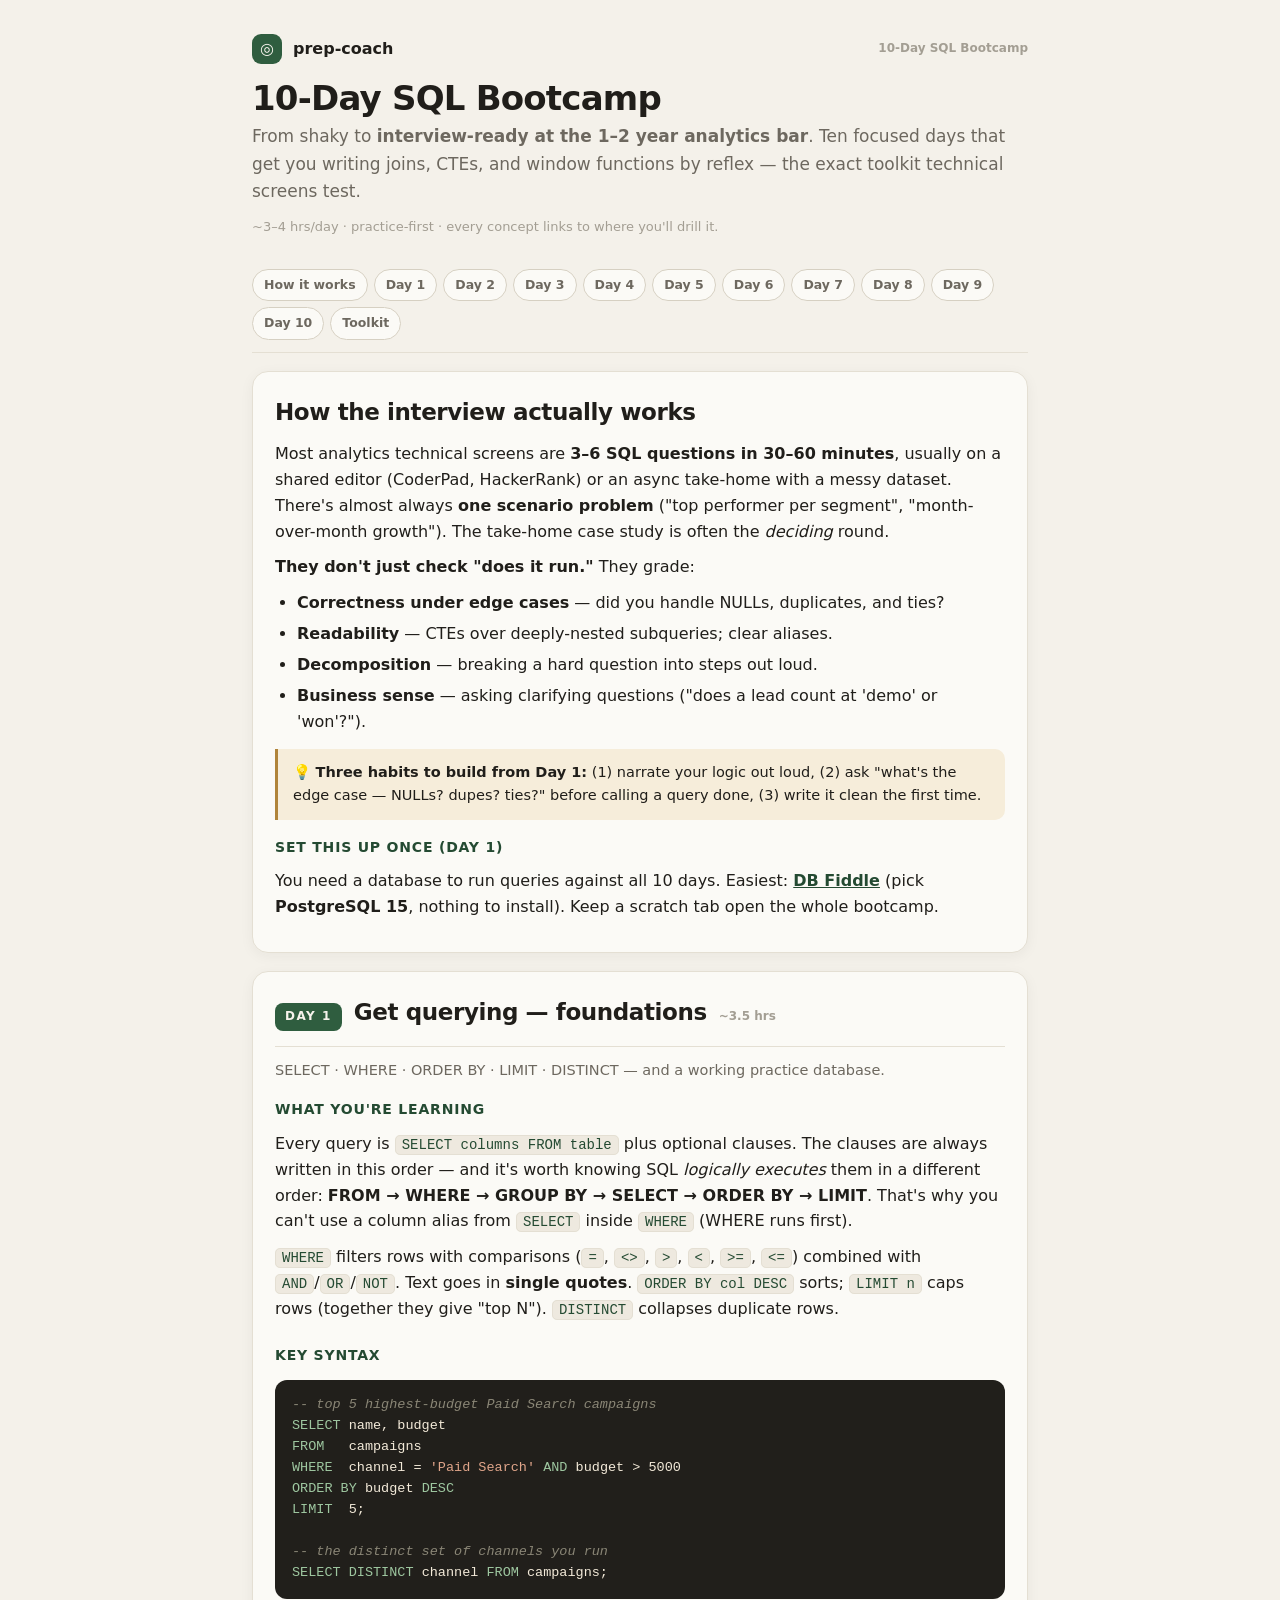
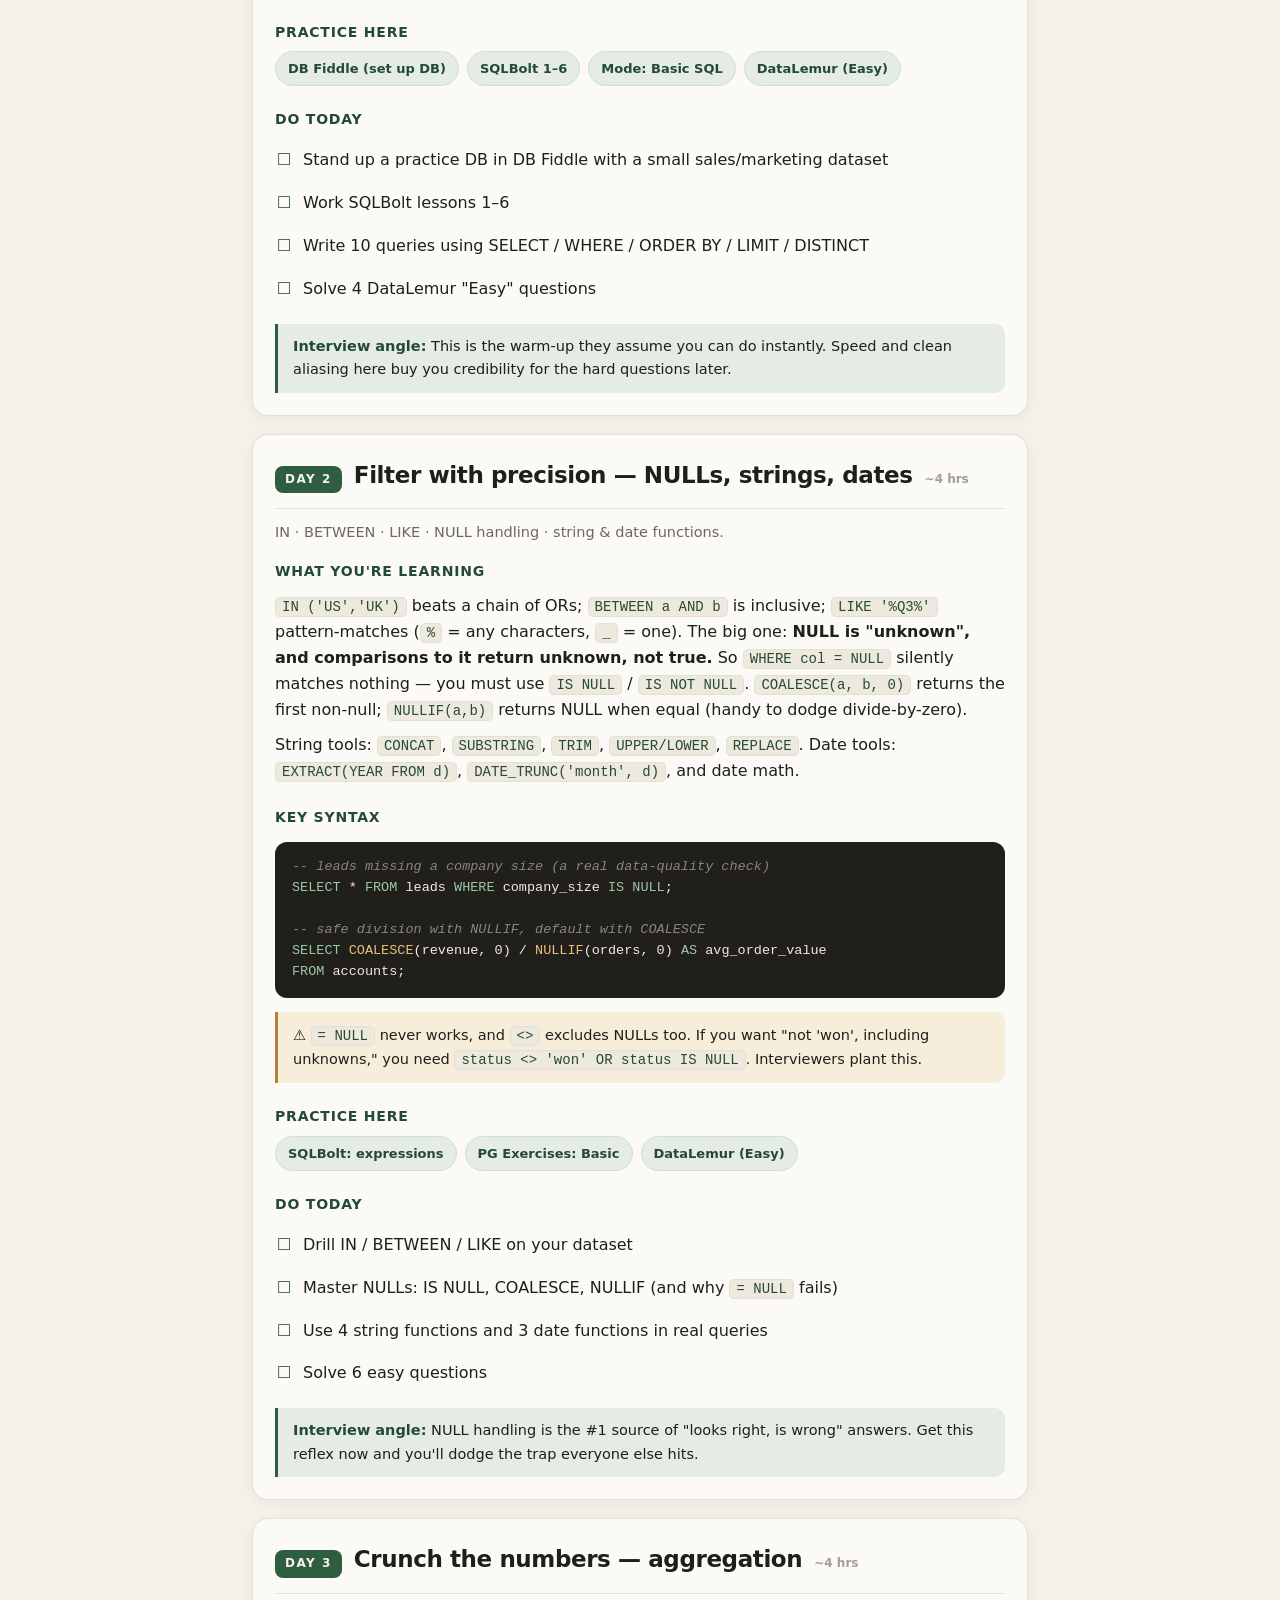
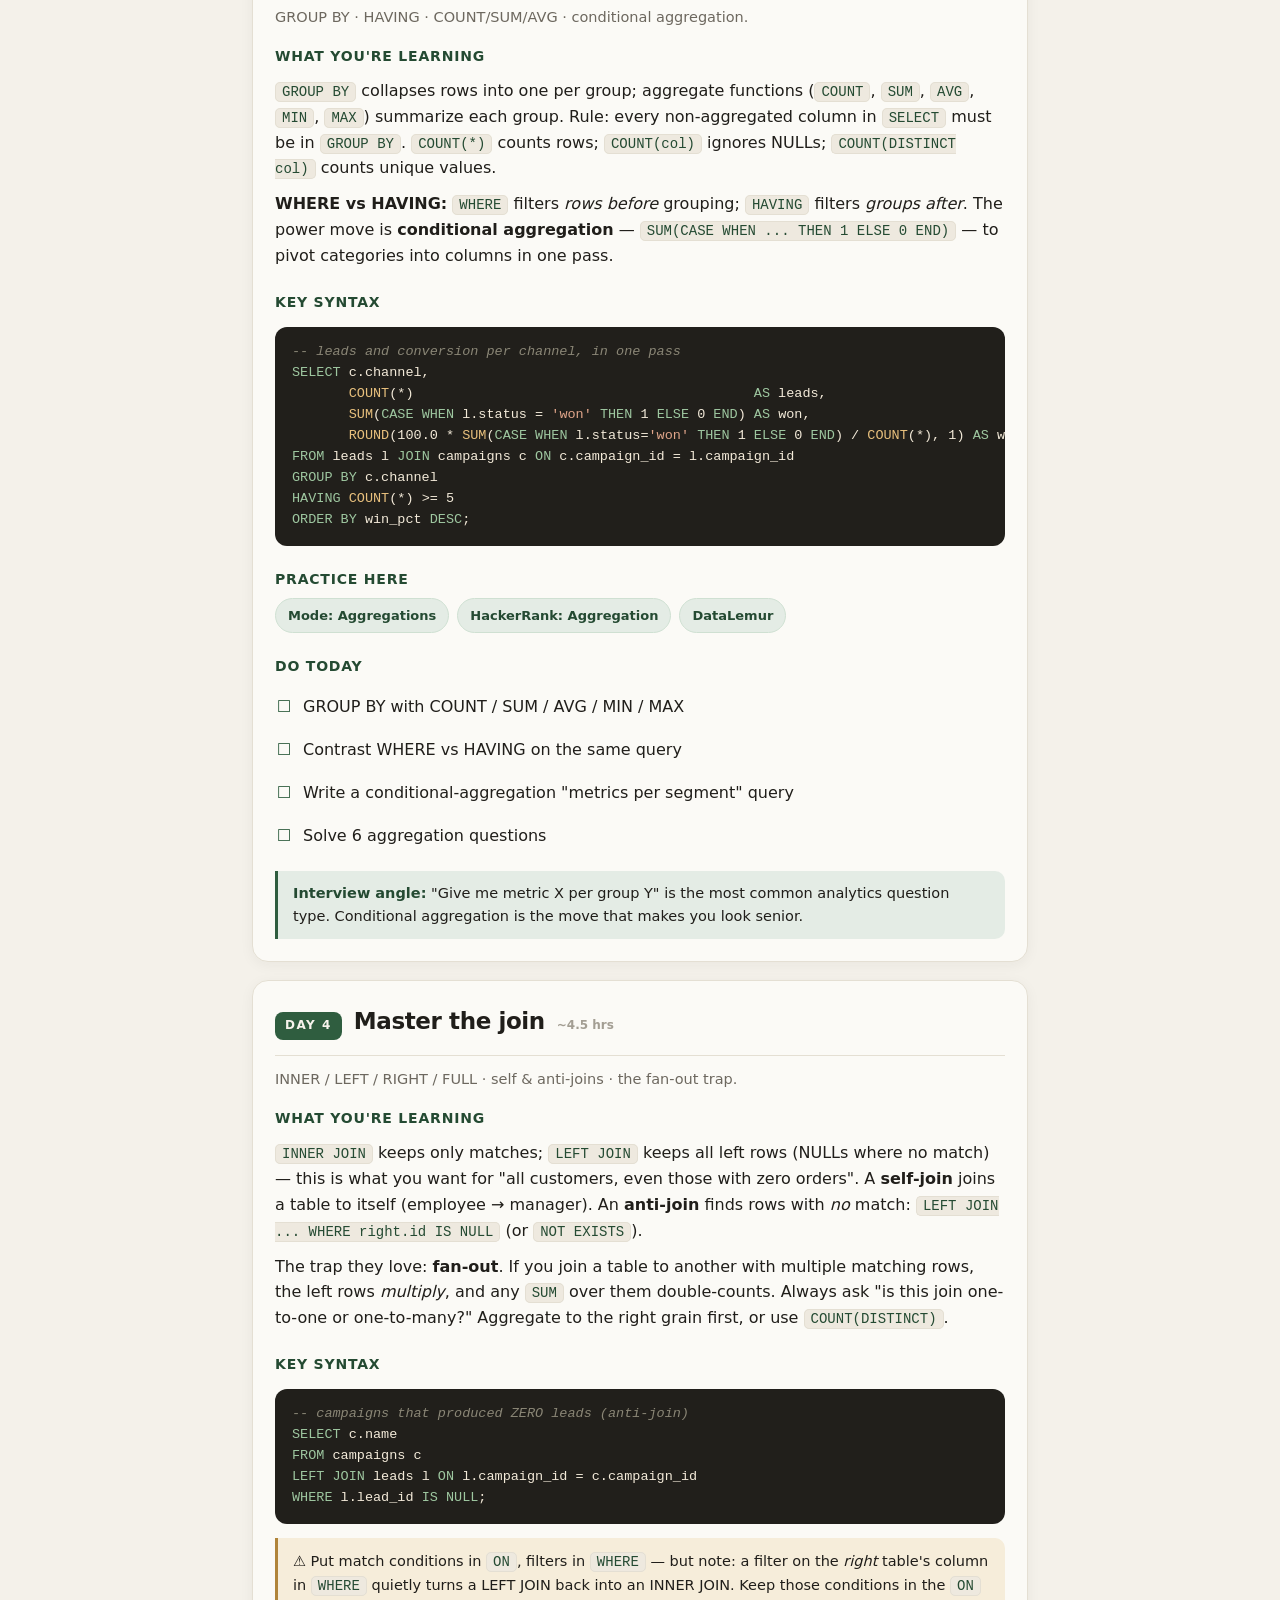
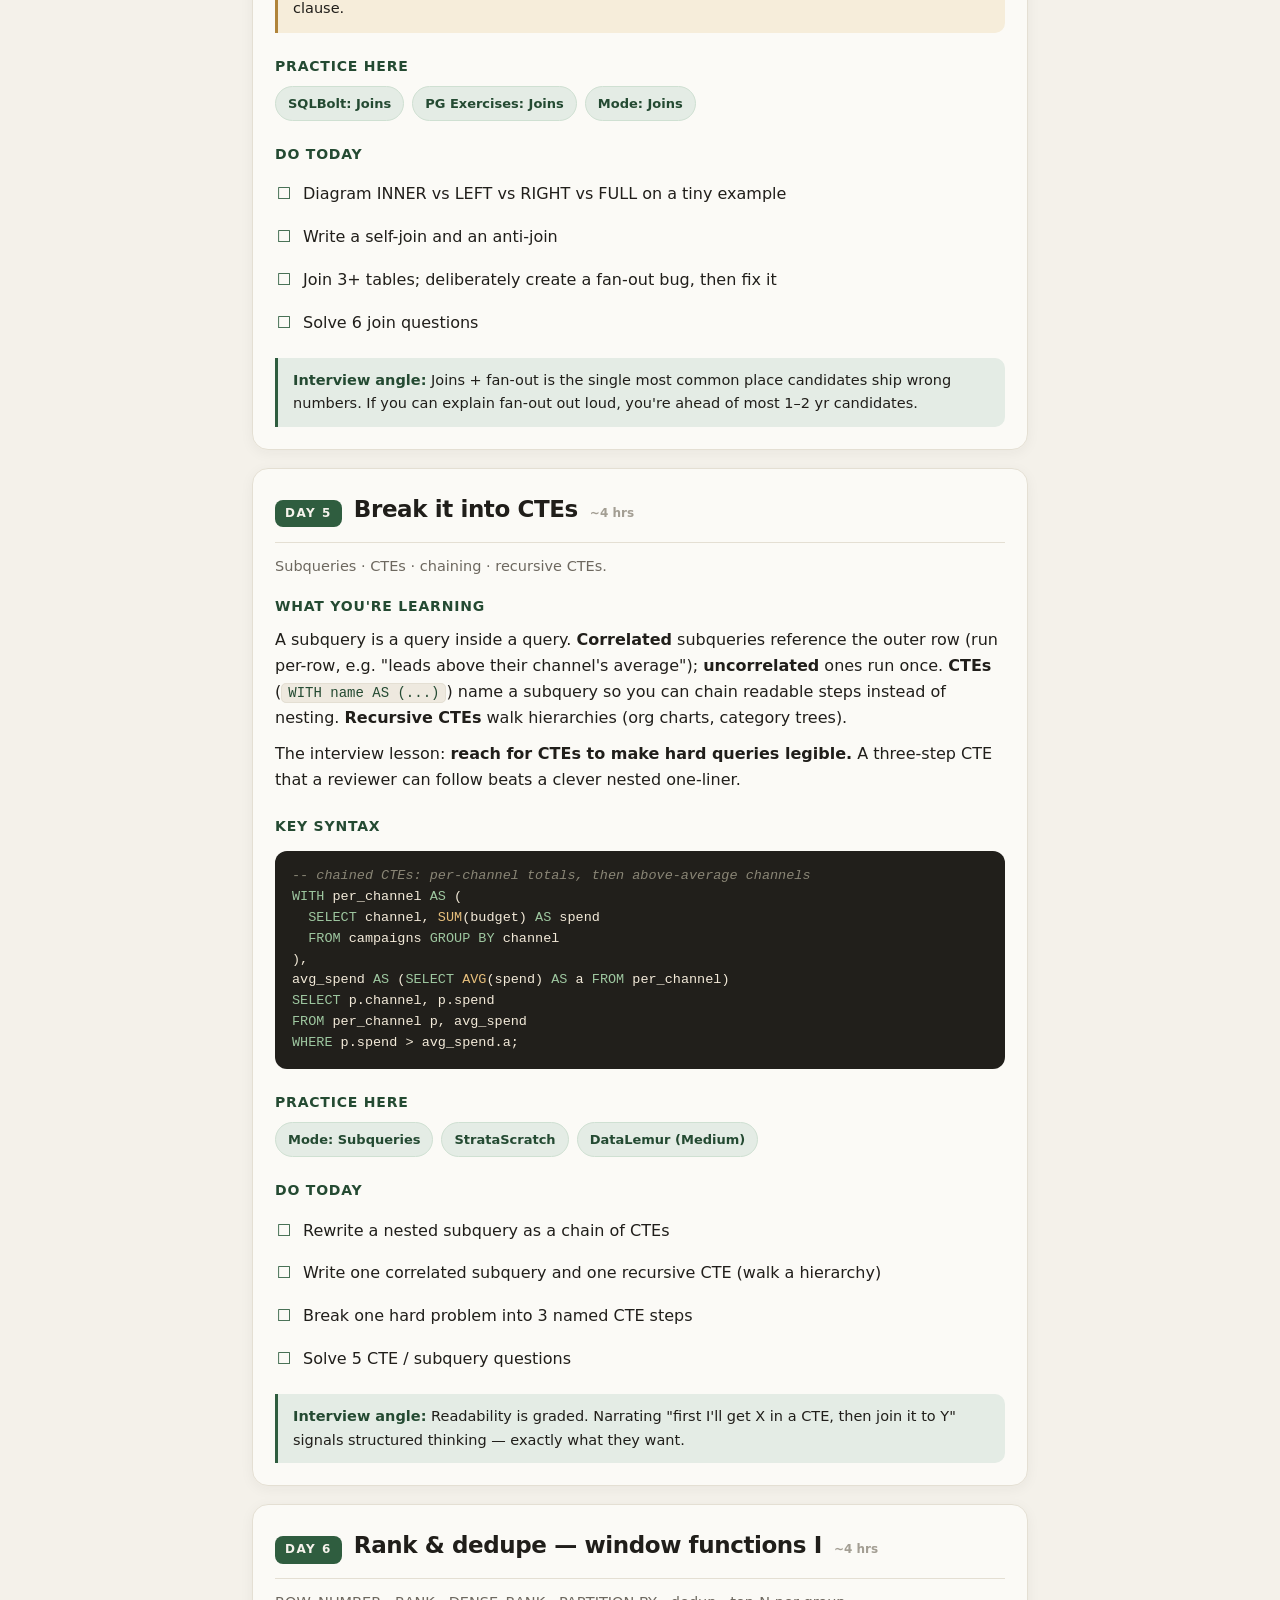
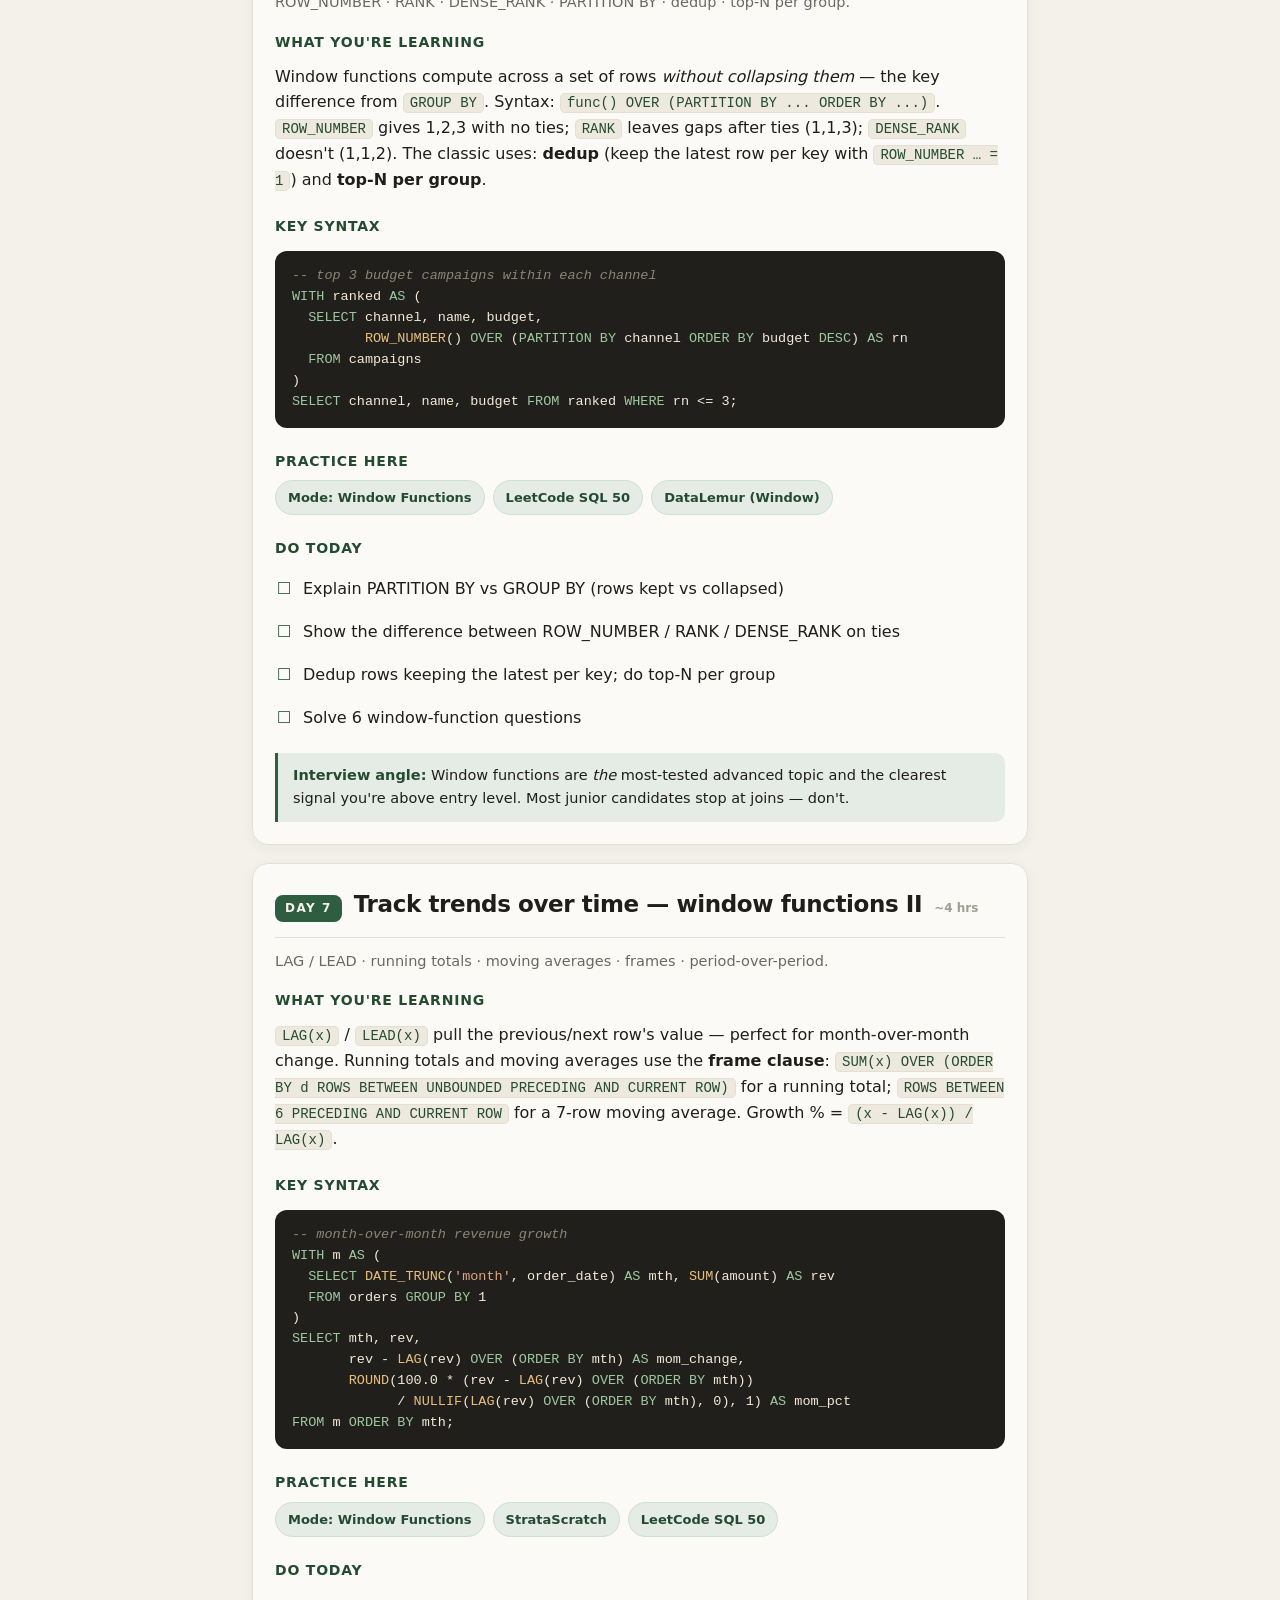
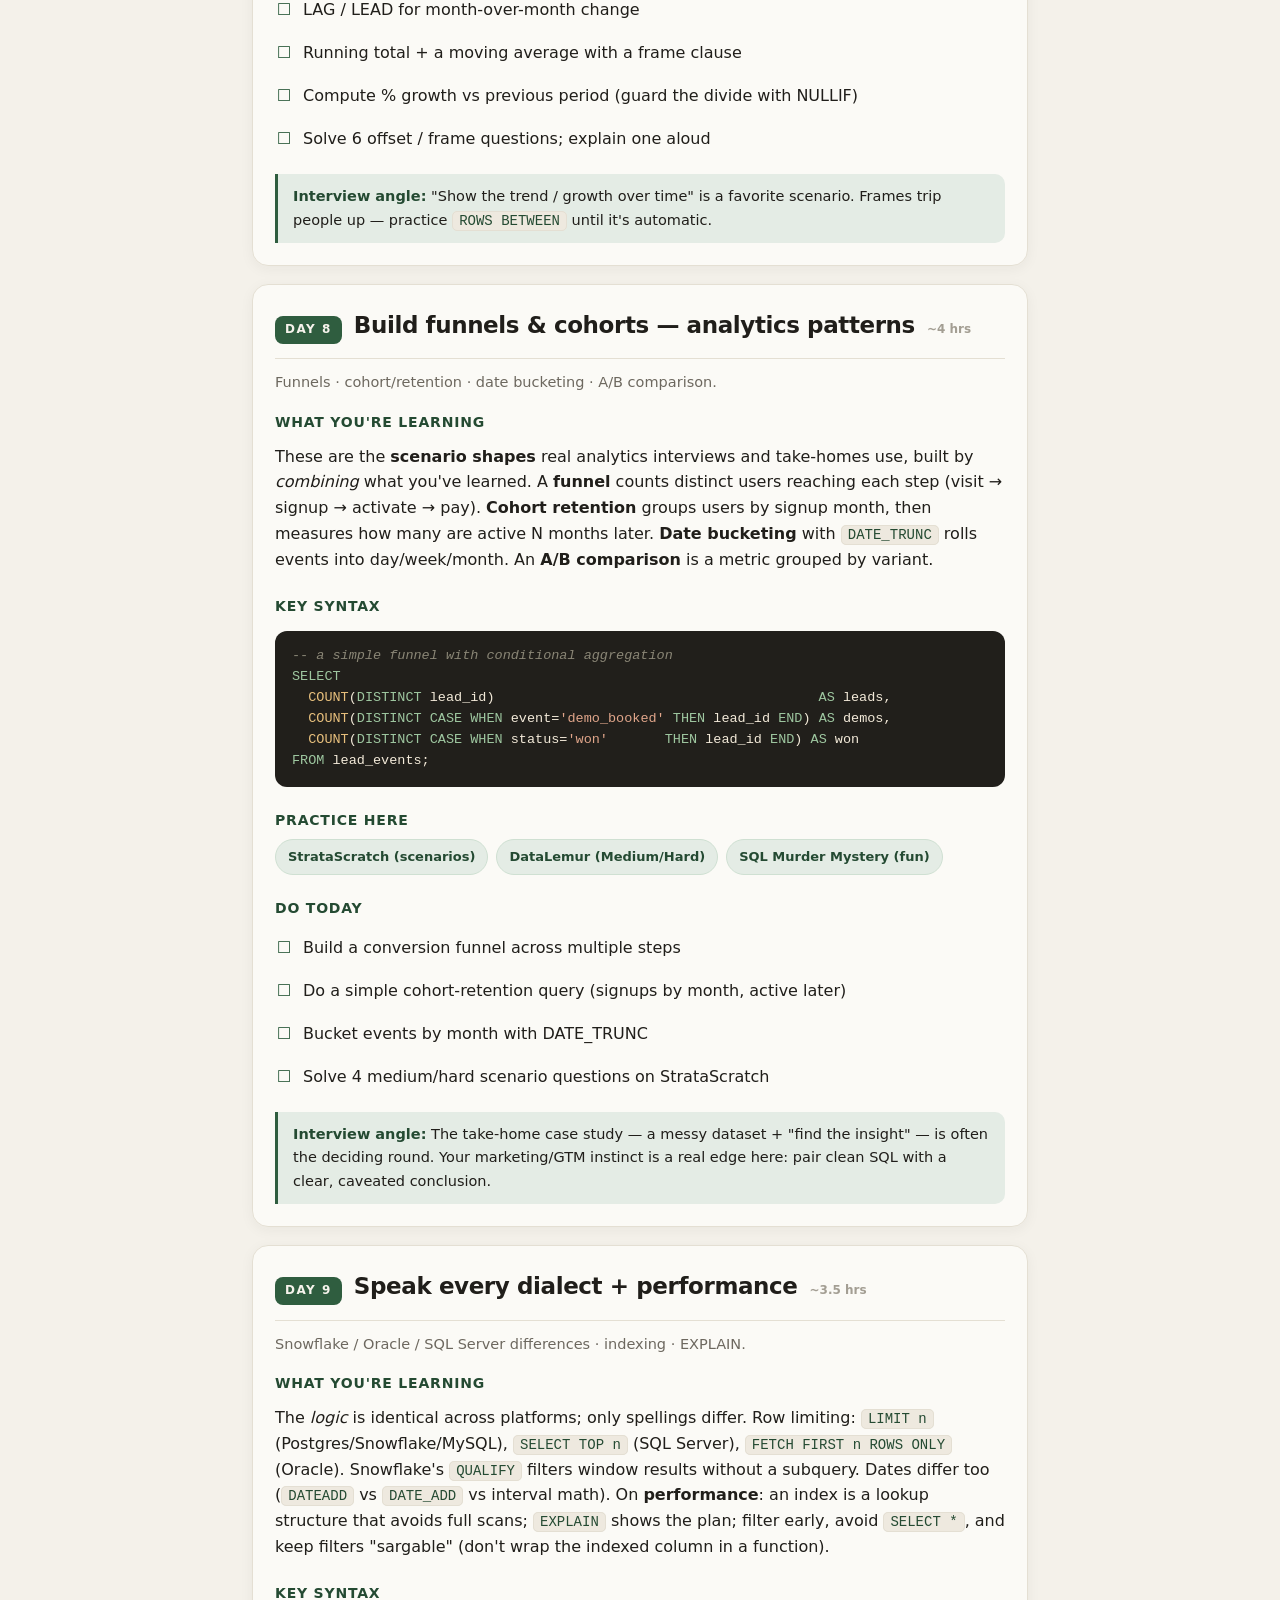
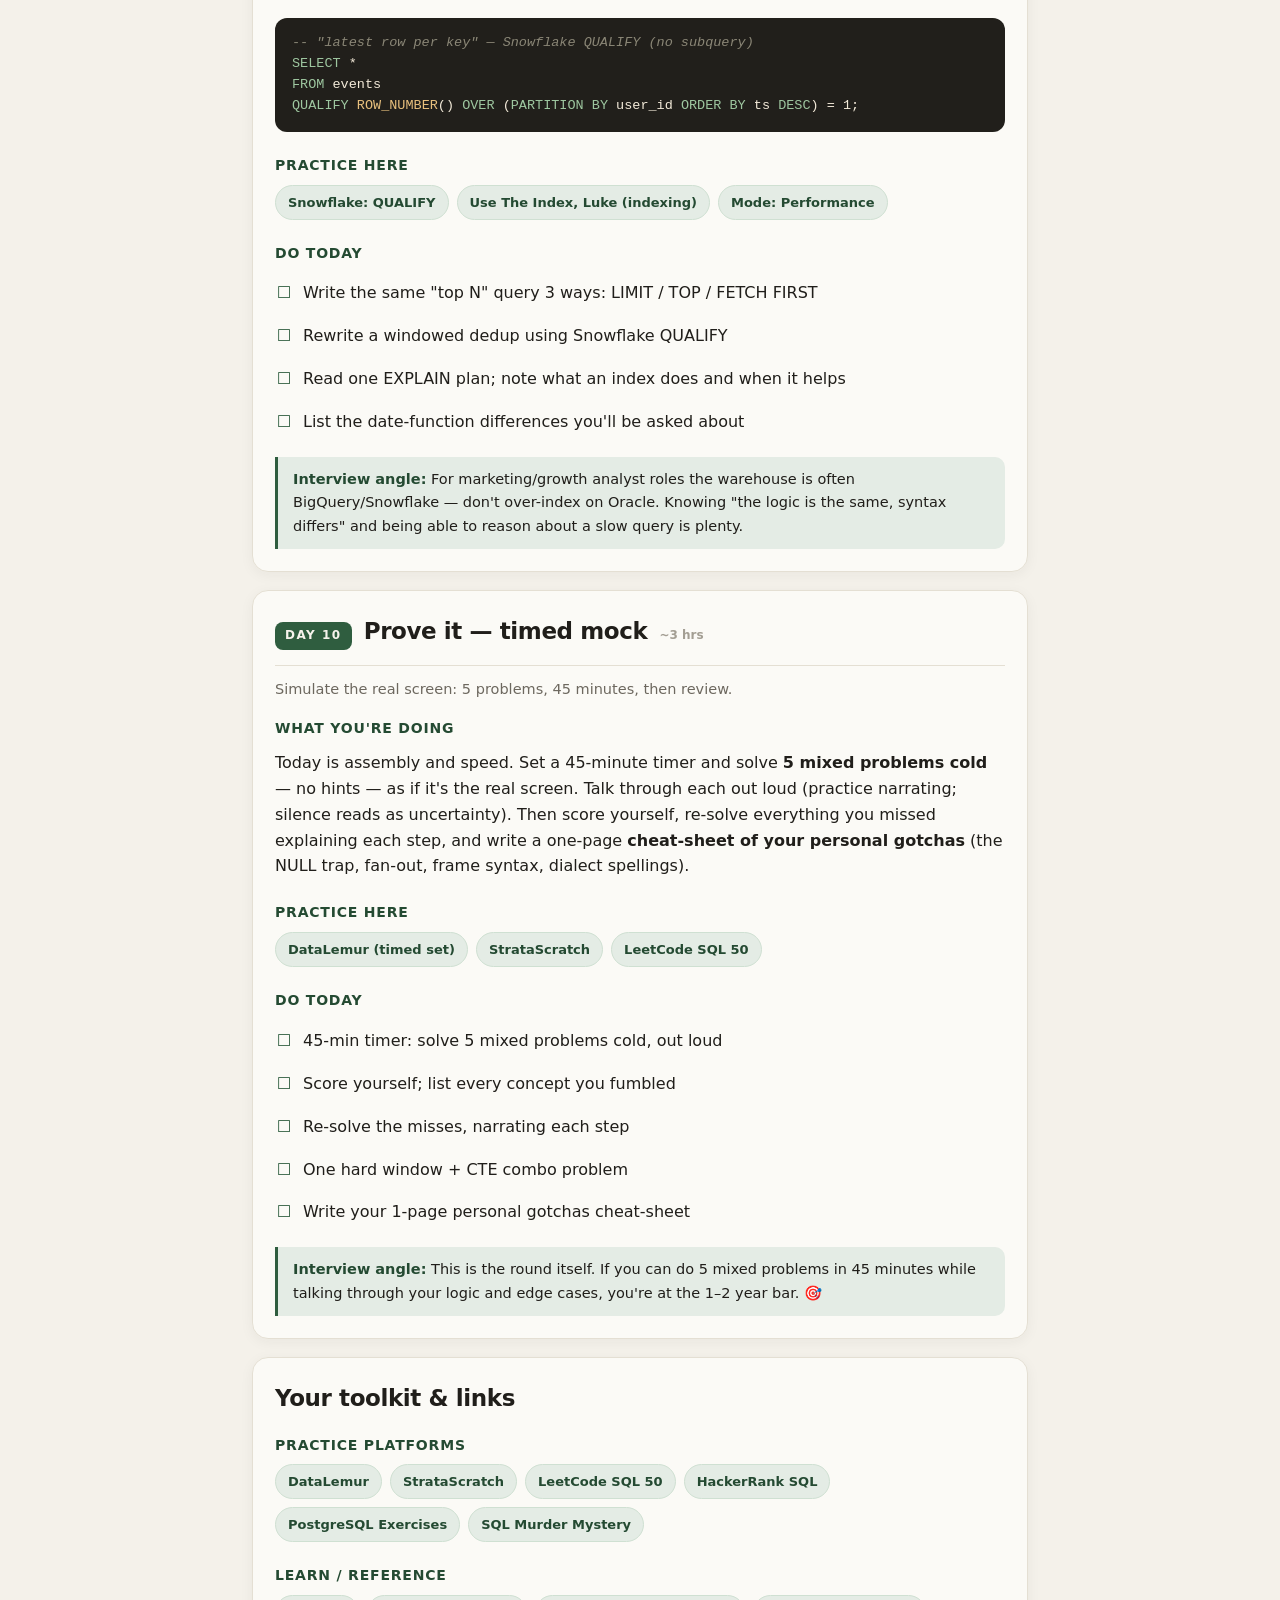
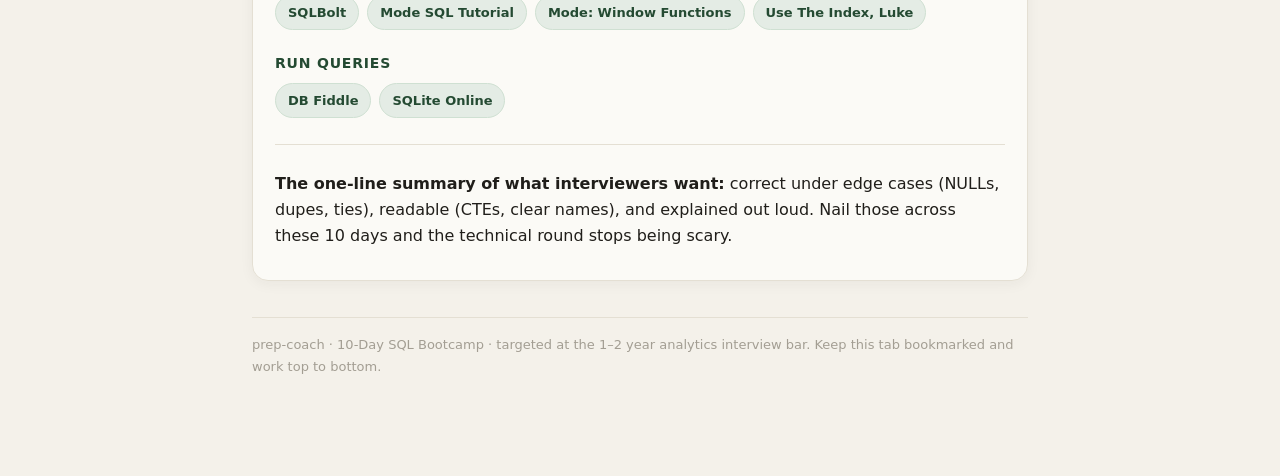
<file: bootcamp.html>
<!DOCTYPE html>
<html lang="en">
<head>
<meta charset="UTF-8" />
<meta name="viewport" content="width=device-width, initial-scale=1.0" />
<title>10-Day SQL Bootcamp · prep-coach</title>
<style>
  :root{
    --bg:#f4f1ea; --panel:#fbfaf6; --soft:#eee9df; --line:#e4dfd3; --line2:#d6d0c2;
    --text:#201e1a; --muted:#6d685f; --faint:#a39e93;
    --accent:#2f5d3f; --accent-strong:#244a32; --accent-soft:#e4ece5; --ink:#f6f3ec;
    --sans:system-ui,-apple-system,"Segoe UI",Roboto,Helvetica,Arial,sans-serif;
    --mono:ui-monospace,SFMono-Regular,Menlo,Consolas,monospace;
  }
  *{box-sizing:border-box}
  html{scroll-behavior:smooth}
  body{margin:0;background:var(--bg);color:var(--text);font-family:var(--sans);line-height:1.62;font-size:16px;-webkit-font-smoothing:antialiased}
  .wrap{max-width:820px;margin:0 auto;padding:34px 22px 100px}
  header.top{display:flex;align-items:center;gap:11px;margin-bottom:6px}
  .logo{width:30px;height:30px;border-radius:9px;background:var(--accent);color:var(--ink);display:grid;place-items:center;font-size:16px}
  .brand{font-weight:800}
  h1{font-size:34px;letter-spacing:-.8px;margin:16px 0 6px;line-height:1.1}
  .lede{color:var(--muted);font-size:17px;margin:0 0 8px}
  .meta{color:var(--faint);font-size:13px;margin-bottom:20px}

  /* sticky day nav */
  .daynav{position:sticky;top:0;z-index:5;background:rgba(244,241,234,.9);backdrop-filter:blur(8px);
    display:flex;gap:6px;flex-wrap:wrap;padding:12px 0;margin:0 0 8px;border-bottom:1px solid var(--line)}
  .daynav a{font-size:12.5px;font-weight:700;color:var(--muted);text-decoration:none;border:1px solid var(--line2);
    background:var(--panel);border-radius:999px;padding:5px 11px}
  .daynav a:hover{border-color:var(--accent);color:var(--accent-strong)}

  .card{background:var(--panel);border:1px solid var(--line);border-radius:16px;padding:22px;margin:18px 0;box-shadow:0 3px 14px rgba(47,45,40,.05)}
  h2{font-size:23px;letter-spacing:-.4px;margin:0}
  h3{font-size:14px;text-transform:uppercase;letter-spacing:.8px;color:var(--accent-strong);margin:22px 0 8px}
  h3:first-of-type{margin-top:16px}
  p{margin:10px 0}
  .day-head{display:flex;align-items:baseline;gap:12px;flex-wrap:wrap;border-bottom:1px solid var(--line);padding-bottom:14px}
  .daynum{font-size:12px;font-weight:800;letter-spacing:1.5px;color:var(--ink);background:var(--accent);border-radius:8px;padding:4px 10px}
  .focus{color:var(--muted);font-size:14.5px;margin:12px 0 0}
  .est{font-size:12px;color:var(--faint);font-weight:600}
  code{font-family:var(--mono);font-size:14px;background:var(--soft);border:1px solid var(--line);border-radius:5px;padding:1px 6px;color:var(--accent-strong)}
  pre{background:#211f1b;color:#f3ead9;border-radius:12px;padding:15px 17px;overflow-x:auto;font-family:var(--mono);font-size:13.5px;line-height:1.55}
  pre .kw{color:#9ec7a0}.st{color:#e0a58a}.cm{color:#8a8676;font-style:italic}.fn{color:#e8c07d}
  ul{margin:10px 0;padding-left:22px}li{margin:5px 0}
  ul.do{list-style:none;padding-left:0}
  ul.do li{padding:6px 0 6px 28px;position:relative}
  ul.do li::before{content:"☐";position:absolute;left:2px;color:var(--accent);font-size:16px}
  .links{display:flex;flex-wrap:wrap;gap:8px;margin-top:6px}
  .links a{font-size:13px;font-weight:600;text-decoration:none;color:var(--accent-strong);background:var(--accent-soft);border:1px solid #cfe0d2;border-radius:999px;padding:6px 12px}
  .links a:hover{border-color:var(--accent)}
  .angle{border-left:3px solid var(--accent);background:var(--accent-soft);border-radius:0 10px 10px 0;padding:11px 15px;margin-top:16px;font-size:14.5px}
  .angle b{color:var(--accent-strong)}
  .callout{border-left:3px solid #b0843a;background:#f6edda;border-radius:0 10px 10px 0;padding:12px 15px;margin:14px 0;font-size:14.5px}
  a.tlink{color:var(--accent-strong);font-weight:600}
  .divider{height:1px;background:var(--line);margin:26px 0}
  footer{color:var(--faint);font-size:13px;border-top:1px solid var(--line);margin-top:36px;padding-top:16px}
  @media (max-width:600px){ .wrap{padding:22px 15px 80px} h1{font-size:27px} h2{font-size:20px} pre{font-size:12.5px} }
</style>
</head>
<body>
<div class="wrap">
  <header class="top"><span class="logo">◎</span><span class="brand">prep-coach</span><span class="est" style="margin-left:auto">10-Day SQL Bootcamp</span></header>

  <h1>10-Day SQL Bootcamp</h1>
  <p class="lede">From shaky to <strong>interview-ready at the 1–2 year analytics bar</strong>. Ten focused days that get you writing joins, CTEs, and window functions by reflex — the exact toolkit technical screens test.</p>
  <p class="meta">~3–4 hrs/day · practice-first · every concept links to where you'll drill it.</p>

  <nav class="daynav">
    <a href="#how">How it works</a>
    <a href="#day1">Day 1</a><a href="#day2">Day 2</a><a href="#day3">Day 3</a><a href="#day4">Day 4</a>
    <a href="#day5">Day 5</a><a href="#day6">Day 6</a><a href="#day7">Day 7</a><a href="#day8">Day 8</a>
    <a href="#day9">Day 9</a><a href="#day10">Day 10</a><a href="#toolkit">Toolkit</a>
  </nav>

  <!-- HOW IT WORKS -->
  <section id="how" class="card">
    <h2>How the interview actually works</h2>
    <p>Most analytics technical screens are <b>3–6 SQL questions in 30–60 minutes</b>, usually on a shared editor (CoderPad, HackerRank) or an async take-home with a messy dataset. There's almost always <b>one scenario problem</b> ("top performer per segment", "month-over-month growth"). The take-home case study is often the <em>deciding</em> round.</p>
    <p><b>They don't just check "does it run."</b> They grade:</p>
    <ul>
      <li><b>Correctness under edge cases</b> — did you handle NULLs, duplicates, and ties?</li>
      <li><b>Readability</b> — CTEs over deeply-nested subqueries; clear aliases.</li>
      <li><b>Decomposition</b> — breaking a hard question into steps out loud.</li>
      <li><b>Business sense</b> — asking clarifying questions ("does a lead count at 'demo' or 'won'?").</li>
    </ul>
    <div class="callout">💡 <b>Three habits to build from Day 1:</b> (1) narrate your logic out loud, (2) ask "what's the edge case — NULLs? dupes? ties?" before calling a query done, (3) write it clean the first time.</div>
    <h3>Set this up once (Day 1)</h3>
    <p>You need a database to run queries against all 10 days. Easiest: <a class="tlink" href="https://www.db-fiddle.com/" target="_blank" rel="noopener">DB Fiddle</a> (pick <b>PostgreSQL 15</b>, nothing to install). Keep a scratch tab open the whole bootcamp.</p>
  </section>

  <!-- DAY 1 -->
  <section id="day1" class="card">
    <div class="day-head"><span class="daynum">DAY 1</span><h2>Get querying — foundations</h2><span class="est">~3.5 hrs</span></div>
    <p class="focus">SELECT · WHERE · ORDER BY · LIMIT · DISTINCT — and a working practice database.</p>

    <h3>What you're learning</h3>
    <p>Every query is <code>SELECT columns FROM table</code> plus optional clauses. The clauses are always written in this order — and it's worth knowing SQL <em>logically executes</em> them in a different order: <b>FROM → WHERE → GROUP BY → SELECT → ORDER BY → LIMIT</b>. That's why you can't use a column alias from <code>SELECT</code> inside <code>WHERE</code> (WHERE runs first).</p>
    <p><code>WHERE</code> filters rows with comparisons (<code>=</code>, <code>&lt;&gt;</code>, <code>&gt;</code>, <code>&lt;</code>, <code>&gt;=</code>, <code>&lt;=</code>) combined with <code>AND</code>/<code>OR</code>/<code>NOT</code>. Text goes in <b>single quotes</b>. <code>ORDER BY col DESC</code> sorts; <code>LIMIT n</code> caps rows (together they give "top N"). <code>DISTINCT</code> collapses duplicate rows.</p>

    <h3>Key syntax</h3>
    <pre><span class="cm">-- top 5 highest-budget Paid Search campaigns</span>
<span class="kw">SELECT</span> name, budget
<span class="kw">FROM</span>   campaigns
<span class="kw">WHERE</span>  channel = <span class="st">'Paid Search'</span> <span class="kw">AND</span> budget &gt; 5000
<span class="kw">ORDER BY</span> budget <span class="kw">DESC</span>
<span class="kw">LIMIT</span>  5;

<span class="cm">-- the distinct set of channels you run</span>
<span class="kw">SELECT DISTINCT</span> channel <span class="kw">FROM</span> campaigns;</pre>

    <h3>Practice here</h3>
    <div class="links">
      <a href="https://www.db-fiddle.com/" target="_blank" rel="noopener">DB Fiddle (set up DB)</a>
      <a href="https://sqlbolt.com/" target="_blank" rel="noopener">SQLBolt 1–6</a>
      <a href="https://mode.com/sql-tutorial/introduction-to-sql/" target="_blank" rel="noopener">Mode: Basic SQL</a>
      <a href="https://datalemur.com/questions?category=SQL" target="_blank" rel="noopener">DataLemur (Easy)</a>
    </div>

    <h3>Do today</h3>
    <ul class="do">
      <li>Stand up a practice DB in DB Fiddle with a small sales/marketing dataset</li>
      <li>Work SQLBolt lessons 1–6</li>
      <li>Write 10 queries using SELECT / WHERE / ORDER BY / LIMIT / DISTINCT</li>
      <li>Solve 4 DataLemur "Easy" questions</li>
    </ul>
    <div class="angle"><b>Interview angle:</b> This is the warm-up they assume you can do instantly. Speed and clean aliasing here buy you credibility for the hard questions later.</div>
  </section>

  <!-- DAY 2 -->
  <section id="day2" class="card">
    <div class="day-head"><span class="daynum">DAY 2</span><h2>Filter with precision — NULLs, strings, dates</h2><span class="est">~4 hrs</span></div>
    <p class="focus">IN · BETWEEN · LIKE · NULL handling · string &amp; date functions.</p>

    <h3>What you're learning</h3>
    <p><code>IN ('US','UK')</code> beats a chain of ORs; <code>BETWEEN a AND b</code> is inclusive; <code>LIKE '%Q3%'</code> pattern-matches (<code>%</code> = any characters, <code>_</code> = one). The big one: <b>NULL is "unknown", and comparisons to it return unknown, not true.</b> So <code>WHERE col = NULL</code> silently matches nothing — you must use <code>IS NULL</code> / <code>IS NOT NULL</code>. <code>COALESCE(a, b, 0)</code> returns the first non-null; <code>NULLIF(a,b)</code> returns NULL when equal (handy to dodge divide-by-zero).</p>
    <p>String tools: <code>CONCAT</code>, <code>SUBSTRING</code>, <code>TRIM</code>, <code>UPPER/LOWER</code>, <code>REPLACE</code>. Date tools: <code>EXTRACT(YEAR FROM d)</code>, <code>DATE_TRUNC('month', d)</code>, and date math.</p>

    <h3>Key syntax</h3>
    <pre><span class="cm">-- leads missing a company size (a real data-quality check)</span>
<span class="kw">SELECT</span> * <span class="kw">FROM</span> leads <span class="kw">WHERE</span> company_size <span class="kw">IS NULL</span>;

<span class="cm">-- safe division with NULLIF, default with COALESCE</span>
<span class="kw">SELECT</span> <span class="fn">COALESCE</span>(revenue, 0) / <span class="fn">NULLIF</span>(orders, 0) <span class="kw">AS</span> avg_order_value
<span class="kw">FROM</span> accounts;</pre>
    <div class="callout">⚠️ <code>= NULL</code> never works, and <code>&lt;&gt;</code> excludes NULLs too. If you want "not 'won', including unknowns," you need <code>status &lt;&gt; 'won' OR status IS NULL</code>. Interviewers plant this.</div>

    <h3>Practice here</h3>
    <div class="links">
      <a href="https://sqlbolt.com/lesson/select_queries_with_expressions" target="_blank" rel="noopener">SQLBolt: expressions</a>
      <a href="https://pgexercises.com/questions/basic/" target="_blank" rel="noopener">PG Exercises: Basic</a>
      <a href="https://datalemur.com/questions?category=SQL" target="_blank" rel="noopener">DataLemur (Easy)</a>
    </div>

    <h3>Do today</h3>
    <ul class="do">
      <li>Drill IN / BETWEEN / LIKE on your dataset</li>
      <li>Master NULLs: IS NULL, COALESCE, NULLIF (and why <code>= NULL</code> fails)</li>
      <li>Use 4 string functions and 3 date functions in real queries</li>
      <li>Solve 6 easy questions</li>
    </ul>
    <div class="angle"><b>Interview angle:</b> NULL handling is the #1 source of "looks right, is wrong" answers. Get this reflex now and you'll dodge the trap everyone else hits.</div>
  </section>

  <!-- DAY 3 -->
  <section id="day3" class="card">
    <div class="day-head"><span class="daynum">DAY 3</span><h2>Crunch the numbers — aggregation</h2><span class="est">~4 hrs</span></div>
    <p class="focus">GROUP BY · HAVING · COUNT/SUM/AVG · conditional aggregation.</p>

    <h3>What you're learning</h3>
    <p><code>GROUP BY</code> collapses rows into one per group; aggregate functions (<code>COUNT</code>, <code>SUM</code>, <code>AVG</code>, <code>MIN</code>, <code>MAX</code>) summarize each group. Rule: every non-aggregated column in <code>SELECT</code> must be in <code>GROUP BY</code>. <code>COUNT(*)</code> counts rows; <code>COUNT(col)</code> ignores NULLs; <code>COUNT(DISTINCT col)</code> counts unique values.</p>
    <p><b>WHERE vs HAVING:</b> <code>WHERE</code> filters <em>rows before</em> grouping; <code>HAVING</code> filters <em>groups after</em>. The power move is <b>conditional aggregation</b> — <code>SUM(CASE WHEN ... THEN 1 ELSE 0 END)</code> — to pivot categories into columns in one pass.</p>

    <h3>Key syntax</h3>
    <pre><span class="cm">-- leads and conversion per channel, in one pass</span>
<span class="kw">SELECT</span> c.channel,
       <span class="fn">COUNT</span>(*)                                          <span class="kw">AS</span> leads,
       <span class="fn">SUM</span>(<span class="kw">CASE WHEN</span> l.status = <span class="st">'won'</span> <span class="kw">THEN</span> 1 <span class="kw">ELSE</span> 0 <span class="kw">END</span>) <span class="kw">AS</span> won,
       <span class="fn">ROUND</span>(100.0 * <span class="fn">SUM</span>(<span class="kw">CASE WHEN</span> l.status=<span class="st">'won'</span> <span class="kw">THEN</span> 1 <span class="kw">ELSE</span> 0 <span class="kw">END</span>) / <span class="fn">COUNT</span>(*), 1) <span class="kw">AS</span> win_pct
<span class="kw">FROM</span> leads l <span class="kw">JOIN</span> campaigns c <span class="kw">ON</span> c.campaign_id = l.campaign_id
<span class="kw">GROUP BY</span> c.channel
<span class="kw">HAVING</span> <span class="fn">COUNT</span>(*) &gt;= 5
<span class="kw">ORDER BY</span> win_pct <span class="kw">DESC</span>;</pre>

    <h3>Practice here</h3>
    <div class="links">
      <a href="https://mode.com/sql-tutorial/sql-aggregate-functions/" target="_blank" rel="noopener">Mode: Aggregations</a>
      <a href="https://www.hackerrank.com/domains/sql?filters%5Bsubdomains%5D%5B%5D=aggregation" target="_blank" rel="noopener">HackerRank: Aggregation</a>
      <a href="https://datalemur.com/questions?category=SQL" target="_blank" rel="noopener">DataLemur</a>
    </div>

    <h3>Do today</h3>
    <ul class="do">
      <li>GROUP BY with COUNT / SUM / AVG / MIN / MAX</li>
      <li>Contrast WHERE vs HAVING on the same query</li>
      <li>Write a conditional-aggregation "metrics per segment" query</li>
      <li>Solve 6 aggregation questions</li>
    </ul>
    <div class="angle"><b>Interview angle:</b> "Give me metric X per group Y" is the most common analytics question type. Conditional aggregation is the move that makes you look senior.</div>
  </section>

  <!-- DAY 4 -->
  <section id="day4" class="card">
    <div class="day-head"><span class="daynum">DAY 4</span><h2>Master the join</h2><span class="est">~4.5 hrs</span></div>
    <p class="focus">INNER / LEFT / RIGHT / FULL · self &amp; anti-joins · the fan-out trap.</p>

    <h3>What you're learning</h3>
    <p><code>INNER JOIN</code> keeps only matches; <code>LEFT JOIN</code> keeps all left rows (NULLs where no match) — this is what you want for "all customers, even those with zero orders". A <b>self-join</b> joins a table to itself (employee → manager). An <b>anti-join</b> finds rows with <em>no</em> match: <code>LEFT JOIN ... WHERE right.id IS NULL</code> (or <code>NOT EXISTS</code>).</p>
    <p>The trap they love: <b>fan-out</b>. If you join a table to another with multiple matching rows, the left rows <em>multiply</em>, and any <code>SUM</code> over them double-counts. Always ask "is this join one-to-one or one-to-many?" Aggregate to the right grain first, or use <code>COUNT(DISTINCT)</code>.</p>

    <h3>Key syntax</h3>
    <pre><span class="cm">-- campaigns that produced ZERO leads (anti-join)</span>
<span class="kw">SELECT</span> c.name
<span class="kw">FROM</span> campaigns c
<span class="kw">LEFT JOIN</span> leads l <span class="kw">ON</span> l.campaign_id = c.campaign_id
<span class="kw">WHERE</span> l.lead_id <span class="kw">IS NULL</span>;</pre>
    <div class="callout">⚠️ Put match conditions in <code>ON</code>, filters in <code>WHERE</code> — but note: a filter on the <em>right</em> table's column in <code>WHERE</code> quietly turns a LEFT JOIN back into an INNER JOIN. Keep those conditions in the <code>ON</code> clause.</div>

    <h3>Practice here</h3>
    <div class="links">
      <a href="https://sqlbolt.com/lesson/select_queries_with_joins" target="_blank" rel="noopener">SQLBolt: Joins</a>
      <a href="https://pgexercises.com/questions/joins/" target="_blank" rel="noopener">PG Exercises: Joins</a>
      <a href="https://mode.com/sql-tutorial/sql-joins/" target="_blank" rel="noopener">Mode: Joins</a>
    </div>

    <h3>Do today</h3>
    <ul class="do">
      <li>Diagram INNER vs LEFT vs RIGHT vs FULL on a tiny example</li>
      <li>Write a self-join and an anti-join</li>
      <li>Join 3+ tables; deliberately create a fan-out bug, then fix it</li>
      <li>Solve 6 join questions</li>
    </ul>
    <div class="angle"><b>Interview angle:</b> Joins + fan-out is the single most common place candidates ship wrong numbers. If you can explain fan-out out loud, you're ahead of most 1–2 yr candidates.</div>
  </section>

  <!-- DAY 5 -->
  <section id="day5" class="card">
    <div class="day-head"><span class="daynum">DAY 5</span><h2>Break it into CTEs</h2><span class="est">~4 hrs</span></div>
    <p class="focus">Subqueries · CTEs · chaining · recursive CTEs.</p>

    <h3>What you're learning</h3>
    <p>A subquery is a query inside a query. <b>Correlated</b> subqueries reference the outer row (run per-row, e.g. "leads above their channel's average"); <b>uncorrelated</b> ones run once. <b>CTEs</b> (<code>WITH name AS (...)</code>) name a subquery so you can chain readable steps instead of nesting. <b>Recursive CTEs</b> walk hierarchies (org charts, category trees).</p>
    <p>The interview lesson: <b>reach for CTEs to make hard queries legible.</b> A three-step CTE that a reviewer can follow beats a clever nested one-liner.</p>

    <h3>Key syntax</h3>
    <pre><span class="cm">-- chained CTEs: per-channel totals, then above-average channels</span>
<span class="kw">WITH</span> per_channel <span class="kw">AS</span> (
  <span class="kw">SELECT</span> channel, <span class="fn">SUM</span>(budget) <span class="kw">AS</span> spend
  <span class="kw">FROM</span> campaigns <span class="kw">GROUP BY</span> channel
),
avg_spend <span class="kw">AS</span> (<span class="kw">SELECT</span> <span class="fn">AVG</span>(spend) <span class="kw">AS</span> a <span class="kw">FROM</span> per_channel)
<span class="kw">SELECT</span> p.channel, p.spend
<span class="kw">FROM</span> per_channel p, avg_spend
<span class="kw">WHERE</span> p.spend &gt; avg_spend.a;</pre>

    <h3>Practice here</h3>
    <div class="links">
      <a href="https://mode.com/sql-tutorial/sql-sub-queries/" target="_blank" rel="noopener">Mode: Subqueries</a>
      <a href="https://www.stratascratch.com/" target="_blank" rel="noopener">StrataScratch</a>
      <a href="https://datalemur.com/questions?category=SQL" target="_blank" rel="noopener">DataLemur (Medium)</a>
    </div>

    <h3>Do today</h3>
    <ul class="do">
      <li>Rewrite a nested subquery as a chain of CTEs</li>
      <li>Write one correlated subquery and one recursive CTE (walk a hierarchy)</li>
      <li>Break one hard problem into 3 named CTE steps</li>
      <li>Solve 5 CTE / subquery questions</li>
    </ul>
    <div class="angle"><b>Interview angle:</b> Readability is graded. Narrating "first I'll get X in a CTE, then join it to Y" signals structured thinking — exactly what they want.</div>
  </section>

  <!-- DAY 6 -->
  <section id="day6" class="card">
    <div class="day-head"><span class="daynum">DAY 6</span><h2>Rank &amp; dedupe — window functions I</h2><span class="est">~4 hrs</span></div>
    <p class="focus">ROW_NUMBER · RANK · DENSE_RANK · PARTITION BY · dedup · top-N per group.</p>

    <h3>What you're learning</h3>
    <p>Window functions compute across a set of rows <em>without collapsing them</em> — the key difference from <code>GROUP BY</code>. Syntax: <code>func() OVER (PARTITION BY ... ORDER BY ...)</code>. <code>ROW_NUMBER</code> gives 1,2,3 with no ties; <code>RANK</code> leaves gaps after ties (1,1,3); <code>DENSE_RANK</code> doesn't (1,1,2). The classic uses: <b>dedup</b> (keep the latest row per key with <code>ROW_NUMBER … = 1</code>) and <b>top-N per group</b>.</p>

    <h3>Key syntax</h3>
    <pre><span class="cm">-- top 3 budget campaigns within each channel</span>
<span class="kw">WITH</span> ranked <span class="kw">AS</span> (
  <span class="kw">SELECT</span> channel, name, budget,
         <span class="fn">ROW_NUMBER</span>() <span class="kw">OVER</span> (<span class="kw">PARTITION BY</span> channel <span class="kw">ORDER BY</span> budget <span class="kw">DESC</span>) <span class="kw">AS</span> rn
  <span class="kw">FROM</span> campaigns
)
<span class="kw">SELECT</span> channel, name, budget <span class="kw">FROM</span> ranked <span class="kw">WHERE</span> rn &lt;= 3;</pre>

    <h3>Practice here</h3>
    <div class="links">
      <a href="https://mode.com/sql-tutorial/sql-window-functions/" target="_blank" rel="noopener">Mode: Window Functions</a>
      <a href="https://leetcode.com/studyplan/top-sql-50/" target="_blank" rel="noopener">LeetCode SQL 50</a>
      <a href="https://datalemur.com/questions?category=SQL" target="_blank" rel="noopener">DataLemur (Window)</a>
    </div>

    <h3>Do today</h3>
    <ul class="do">
      <li>Explain PARTITION BY vs GROUP BY (rows kept vs collapsed)</li>
      <li>Show the difference between ROW_NUMBER / RANK / DENSE_RANK on ties</li>
      <li>Dedup rows keeping the latest per key; do top-N per group</li>
      <li>Solve 6 window-function questions</li>
    </ul>
    <div class="angle"><b>Interview angle:</b> Window functions are <em>the</em> most-tested advanced topic and the clearest signal you're above entry level. Most junior candidates stop at joins — don't.</div>
  </section>

  <!-- DAY 7 -->
  <section id="day7" class="card">
    <div class="day-head"><span class="daynum">DAY 7</span><h2>Track trends over time — window functions II</h2><span class="est">~4 hrs</span></div>
    <p class="focus">LAG / LEAD · running totals · moving averages · frames · period-over-period.</p>

    <h3>What you're learning</h3>
    <p><code>LAG(x)</code> / <code>LEAD(x)</code> pull the previous/next row's value — perfect for month-over-month change. Running totals and moving averages use the <b>frame clause</b>: <code>SUM(x) OVER (ORDER BY d ROWS BETWEEN UNBOUNDED PRECEDING AND CURRENT ROW)</code> for a running total; <code>ROWS BETWEEN 6 PRECEDING AND CURRENT ROW</code> for a 7-row moving average. Growth % = <code>(x - LAG(x)) / LAG(x)</code>.</p>

    <h3>Key syntax</h3>
    <pre><span class="cm">-- month-over-month revenue growth</span>
<span class="kw">WITH</span> m <span class="kw">AS</span> (
  <span class="kw">SELECT</span> <span class="fn">DATE_TRUNC</span>(<span class="st">'month'</span>, order_date) <span class="kw">AS</span> mth, <span class="fn">SUM</span>(amount) <span class="kw">AS</span> rev
  <span class="kw">FROM</span> orders <span class="kw">GROUP BY</span> 1
)
<span class="kw">SELECT</span> mth, rev,
       rev - <span class="fn">LAG</span>(rev) <span class="kw">OVER</span> (<span class="kw">ORDER BY</span> mth) <span class="kw">AS</span> mom_change,
       <span class="fn">ROUND</span>(100.0 * (rev - <span class="fn">LAG</span>(rev) <span class="kw">OVER</span> (<span class="kw">ORDER BY</span> mth))
             / <span class="fn">NULLIF</span>(<span class="fn">LAG</span>(rev) <span class="kw">OVER</span> (<span class="kw">ORDER BY</span> mth), 0), 1) <span class="kw">AS</span> mom_pct
<span class="kw">FROM</span> m <span class="kw">ORDER BY</span> mth;</pre>

    <h3>Practice here</h3>
    <div class="links">
      <a href="https://mode.com/sql-tutorial/sql-window-functions/" target="_blank" rel="noopener">Mode: Window Functions</a>
      <a href="https://www.stratascratch.com/" target="_blank" rel="noopener">StrataScratch</a>
      <a href="https://leetcode.com/studyplan/top-sql-50/" target="_blank" rel="noopener">LeetCode SQL 50</a>
    </div>

    <h3>Do today</h3>
    <ul class="do">
      <li>LAG / LEAD for month-over-month change</li>
      <li>Running total + a moving average with a frame clause</li>
      <li>Compute % growth vs previous period (guard the divide with NULLIF)</li>
      <li>Solve 6 offset / frame questions; explain one aloud</li>
    </ul>
    <div class="angle"><b>Interview angle:</b> "Show the trend / growth over time" is a favorite scenario. Frames trip people up — practice <code>ROWS BETWEEN</code> until it's automatic.</div>
  </section>

  <!-- DAY 8 -->
  <section id="day8" class="card">
    <div class="day-head"><span class="daynum">DAY 8</span><h2>Build funnels &amp; cohorts — analytics patterns</h2><span class="est">~4 hrs</span></div>
    <p class="focus">Funnels · cohort/retention · date bucketing · A/B comparison.</p>

    <h3>What you're learning</h3>
    <p>These are the <b>scenario shapes</b> real analytics interviews and take-homes use, built by <em>combining</em> what you've learned. A <b>funnel</b> counts distinct users reaching each step (visit → signup → activate → pay). <b>Cohort retention</b> groups users by signup month, then measures how many are active N months later. <b>Date bucketing</b> with <code>DATE_TRUNC</code> rolls events into day/week/month. An <b>A/B comparison</b> is a metric grouped by variant.</p>

    <h3>Key syntax</h3>
    <pre><span class="cm">-- a simple funnel with conditional aggregation</span>
<span class="kw">SELECT</span>
  <span class="fn">COUNT</span>(<span class="kw">DISTINCT</span> lead_id)                                        <span class="kw">AS</span> leads,
  <span class="fn">COUNT</span>(<span class="kw">DISTINCT CASE WHEN</span> event=<span class="st">'demo_booked'</span> <span class="kw">THEN</span> lead_id <span class="kw">END</span>) <span class="kw">AS</span> demos,
  <span class="fn">COUNT</span>(<span class="kw">DISTINCT CASE WHEN</span> status=<span class="st">'won'</span>       <span class="kw">THEN</span> lead_id <span class="kw">END</span>) <span class="kw">AS</span> won
<span class="kw">FROM</span> lead_events;</pre>

    <h3>Practice here</h3>
    <div class="links">
      <a href="https://www.stratascratch.com/" target="_blank" rel="noopener">StrataScratch (scenarios)</a>
      <a href="https://datalemur.com/questions?category=SQL" target="_blank" rel="noopener">DataLemur (Medium/Hard)</a>
      <a href="https://mystery.knightlab.com/" target="_blank" rel="noopener">SQL Murder Mystery (fun)</a>
    </div>

    <h3>Do today</h3>
    <ul class="do">
      <li>Build a conversion funnel across multiple steps</li>
      <li>Do a simple cohort-retention query (signups by month, active later)</li>
      <li>Bucket events by month with DATE_TRUNC</li>
      <li>Solve 4 medium/hard scenario questions on StrataScratch</li>
    </ul>
    <div class="angle"><b>Interview angle:</b> The take-home case study — a messy dataset + "find the insight" — is often the deciding round. Your marketing/GTM instinct is a real edge here: pair clean SQL with a clear, caveated conclusion.</div>
  </section>

  <!-- DAY 9 -->
  <section id="day9" class="card">
    <div class="day-head"><span class="daynum">DAY 9</span><h2>Speak every dialect + performance</h2><span class="est">~3.5 hrs</span></div>
    <p class="focus">Snowflake / Oracle / SQL Server differences · indexing · EXPLAIN.</p>

    <h3>What you're learning</h3>
    <p>The <em>logic</em> is identical across platforms; only spellings differ. Row limiting: <code>LIMIT n</code> (Postgres/Snowflake/MySQL), <code>SELECT TOP n</code> (SQL Server), <code>FETCH FIRST n ROWS ONLY</code> (Oracle). Snowflake's <code>QUALIFY</code> filters window results without a subquery. Dates differ too (<code>DATEADD</code> vs <code>DATE_ADD</code> vs interval math). On <b>performance</b>: an index is a lookup structure that avoids full scans; <code>EXPLAIN</code> shows the plan; filter early, avoid <code>SELECT *</code>, and keep filters "sargable" (don't wrap the indexed column in a function).</p>

    <h3>Key syntax</h3>
    <pre><span class="cm">-- "latest row per key" — Snowflake QUALIFY (no subquery)</span>
<span class="kw">SELECT</span> *
<span class="kw">FROM</span> events
<span class="kw">QUALIFY</span> <span class="fn">ROW_NUMBER</span>() <span class="kw">OVER</span> (<span class="kw">PARTITION BY</span> user_id <span class="kw">ORDER BY</span> ts <span class="kw">DESC</span>) = 1;</pre>

    <h3>Practice here</h3>
    <div class="links">
      <a href="https://docs.snowflake.com/en/sql-reference/constructs/qualify" target="_blank" rel="noopener">Snowflake: QUALIFY</a>
      <a href="https://use-the-index-luke.com/" target="_blank" rel="noopener">Use The Index, Luke (indexing)</a>
      <a href="https://mode.com/sql-tutorial/sql-performance-tuning/" target="_blank" rel="noopener">Mode: Performance</a>
    </div>

    <h3>Do today</h3>
    <ul class="do">
      <li>Write the same "top N" query 3 ways: LIMIT / TOP / FETCH FIRST</li>
      <li>Rewrite a windowed dedup using Snowflake QUALIFY</li>
      <li>Read one EXPLAIN plan; note what an index does and when it helps</li>
      <li>List the date-function differences you'll be asked about</li>
    </ul>
    <div class="angle"><b>Interview angle:</b> For marketing/growth analyst roles the warehouse is often BigQuery/Snowflake — don't over-index on Oracle. Knowing "the logic is the same, syntax differs" and being able to reason about a slow query is plenty.</div>
  </section>

  <!-- DAY 10 -->
  <section id="day10" class="card">
    <div class="day-head"><span class="daynum">DAY 10</span><h2>Prove it — timed mock</h2><span class="est">~3 hrs</span></div>
    <p class="focus">Simulate the real screen: 5 problems, 45 minutes, then review.</p>

    <h3>What you're doing</h3>
    <p>Today is assembly and speed. Set a 45-minute timer and solve <b>5 mixed problems cold</b> — no hints — as if it's the real screen. Talk through each out loud (practice narrating; silence reads as uncertainty). Then score yourself, re-solve everything you missed explaining each step, and write a one-page <b>cheat-sheet of your personal gotchas</b> (the NULL trap, fan-out, frame syntax, dialect spellings).</p>

    <h3>Practice here</h3>
    <div class="links">
      <a href="https://datalemur.com/questions?category=SQL" target="_blank" rel="noopener">DataLemur (timed set)</a>
      <a href="https://www.stratascratch.com/" target="_blank" rel="noopener">StrataScratch</a>
      <a href="https://leetcode.com/studyplan/top-sql-50/" target="_blank" rel="noopener">LeetCode SQL 50</a>
    </div>

    <h3>Do today</h3>
    <ul class="do">
      <li>45-min timer: solve 5 mixed problems cold, out loud</li>
      <li>Score yourself; list every concept you fumbled</li>
      <li>Re-solve the misses, narrating each step</li>
      <li>One hard window + CTE combo problem</li>
      <li>Write your 1-page personal gotchas cheat-sheet</li>
    </ul>
    <div class="angle"><b>Interview angle:</b> This is the round itself. If you can do 5 mixed problems in 45 minutes while talking through your logic and edge cases, you're at the 1–2 year bar. 🎯</div>
  </section>

  <!-- TOOLKIT -->
  <section id="toolkit" class="card">
    <h2>Your toolkit &amp; links</h2>
    <h3>Practice platforms</h3>
    <div class="links">
      <a href="https://datalemur.com/questions" target="_blank" rel="noopener">DataLemur</a>
      <a href="https://www.stratascratch.com/" target="_blank" rel="noopener">StrataScratch</a>
      <a href="https://leetcode.com/studyplan/top-sql-50/" target="_blank" rel="noopener">LeetCode SQL 50</a>
      <a href="https://www.hackerrank.com/domains/sql" target="_blank" rel="noopener">HackerRank SQL</a>
      <a href="https://pgexercises.com/" target="_blank" rel="noopener">PostgreSQL Exercises</a>
      <a href="https://mystery.knightlab.com/" target="_blank" rel="noopener">SQL Murder Mystery</a>
    </div>
    <h3>Learn / reference</h3>
    <div class="links">
      <a href="https://sqlbolt.com/" target="_blank" rel="noopener">SQLBolt</a>
      <a href="https://mode.com/sql-tutorial/" target="_blank" rel="noopener">Mode SQL Tutorial</a>
      <a href="https://mode.com/sql-tutorial/sql-window-functions/" target="_blank" rel="noopener">Mode: Window Functions</a>
      <a href="https://use-the-index-luke.com/" target="_blank" rel="noopener">Use The Index, Luke</a>
    </div>
    <h3>Run queries</h3>
    <div class="links">
      <a href="https://www.db-fiddle.com/" target="_blank" rel="noopener">DB Fiddle</a>
      <a href="https://sqliteonline.com/" target="_blank" rel="noopener">SQLite Online</a>
    </div>
    <div class="divider"></div>
    <p><b>The one-line summary of what interviewers want:</b> correct under edge cases (NULLs, dupes, ties), readable (CTEs, clear names), and explained out loud. Nail those across these 10 days and the technical round stops being scary.</p>
  </section>

  <footer>prep-coach · 10-Day SQL Bootcamp · targeted at the 1–2 year analytics interview bar. Keep this tab bookmarked and work top to bottom.</footer>
</div>
</body>
</html>
</file>
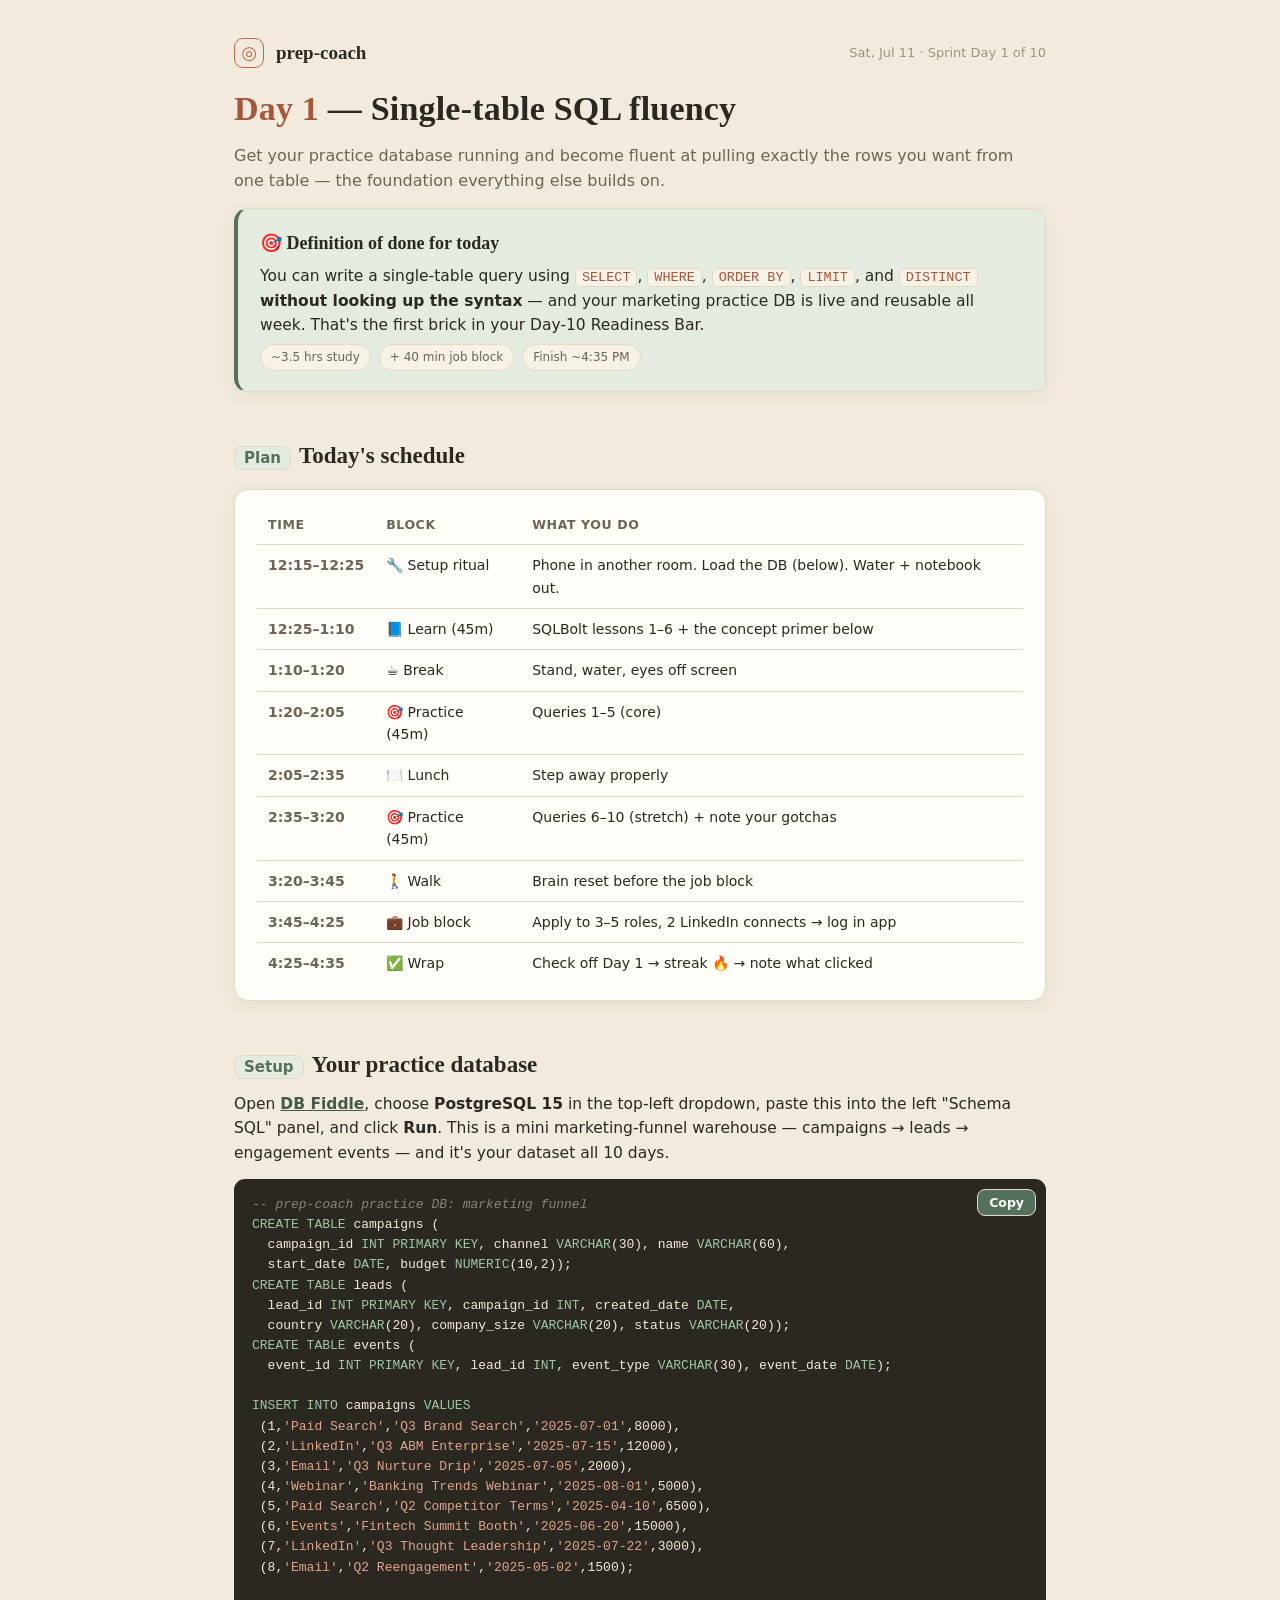
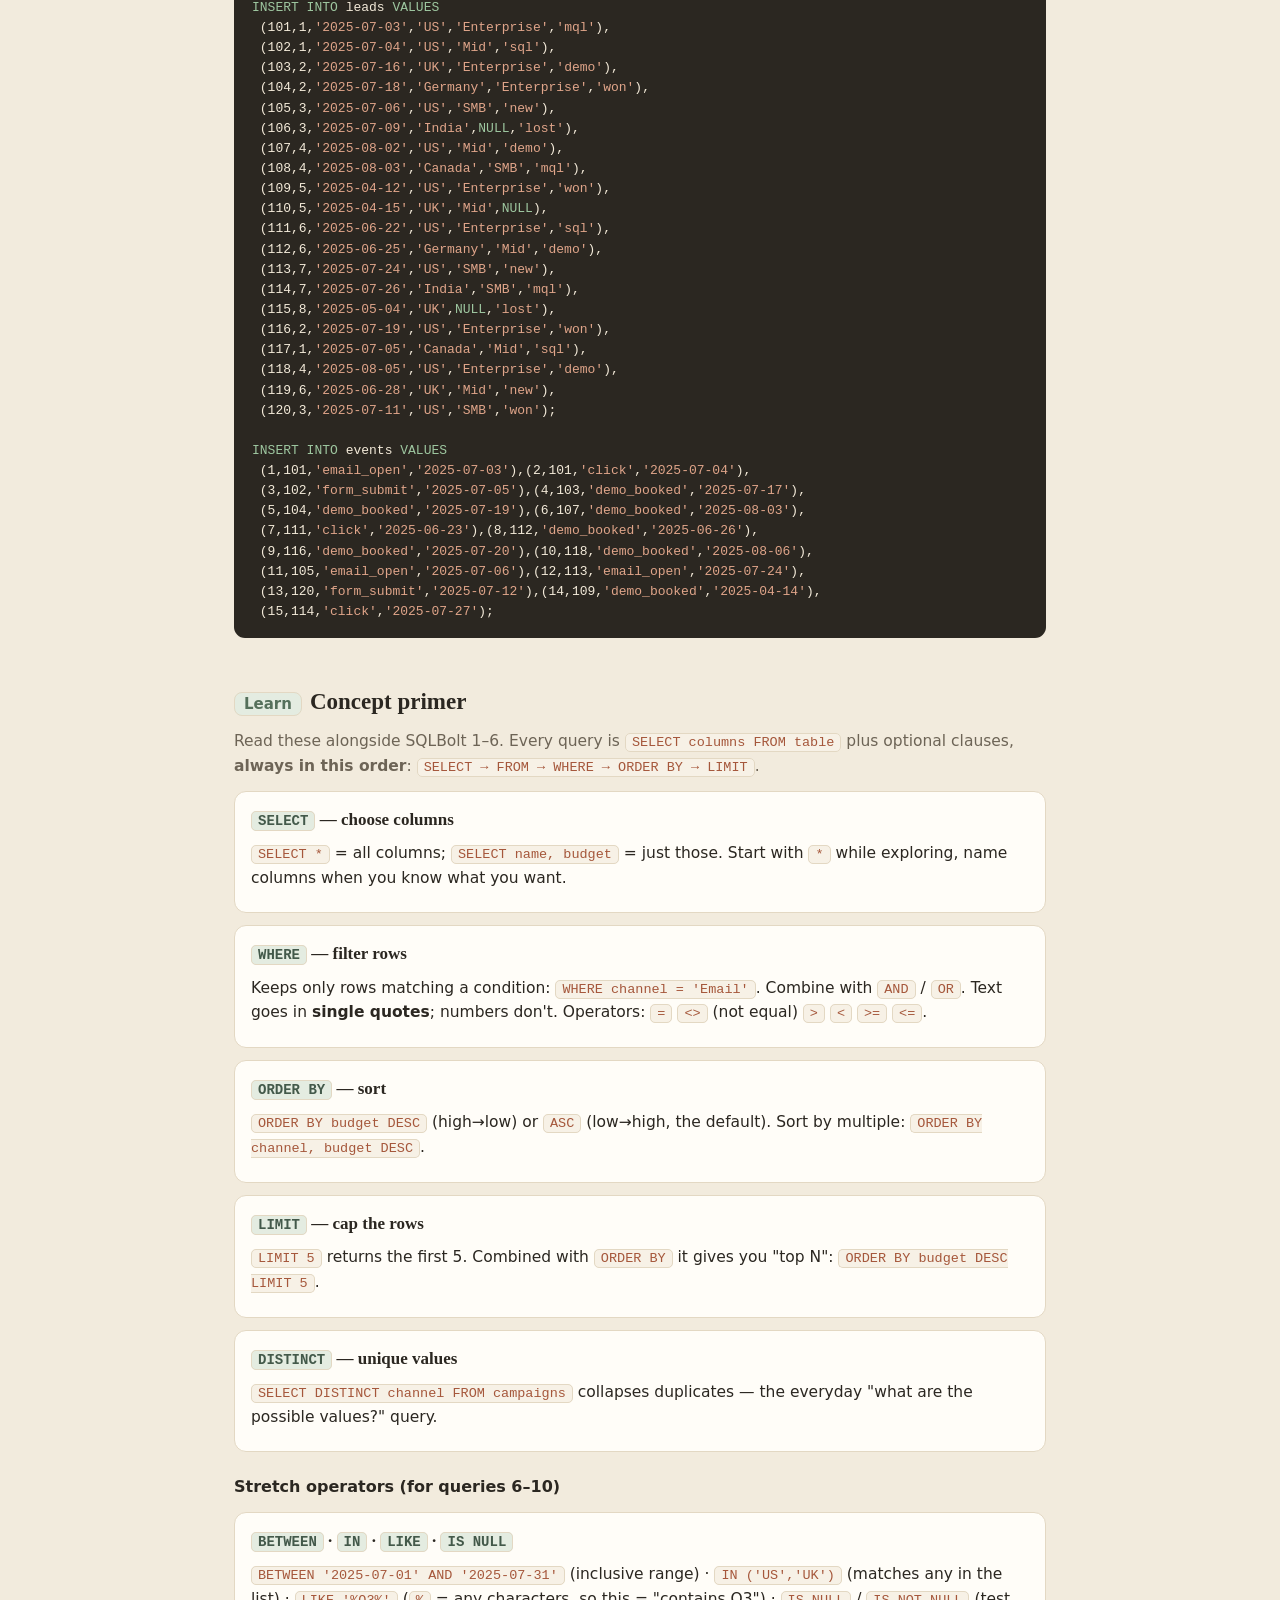
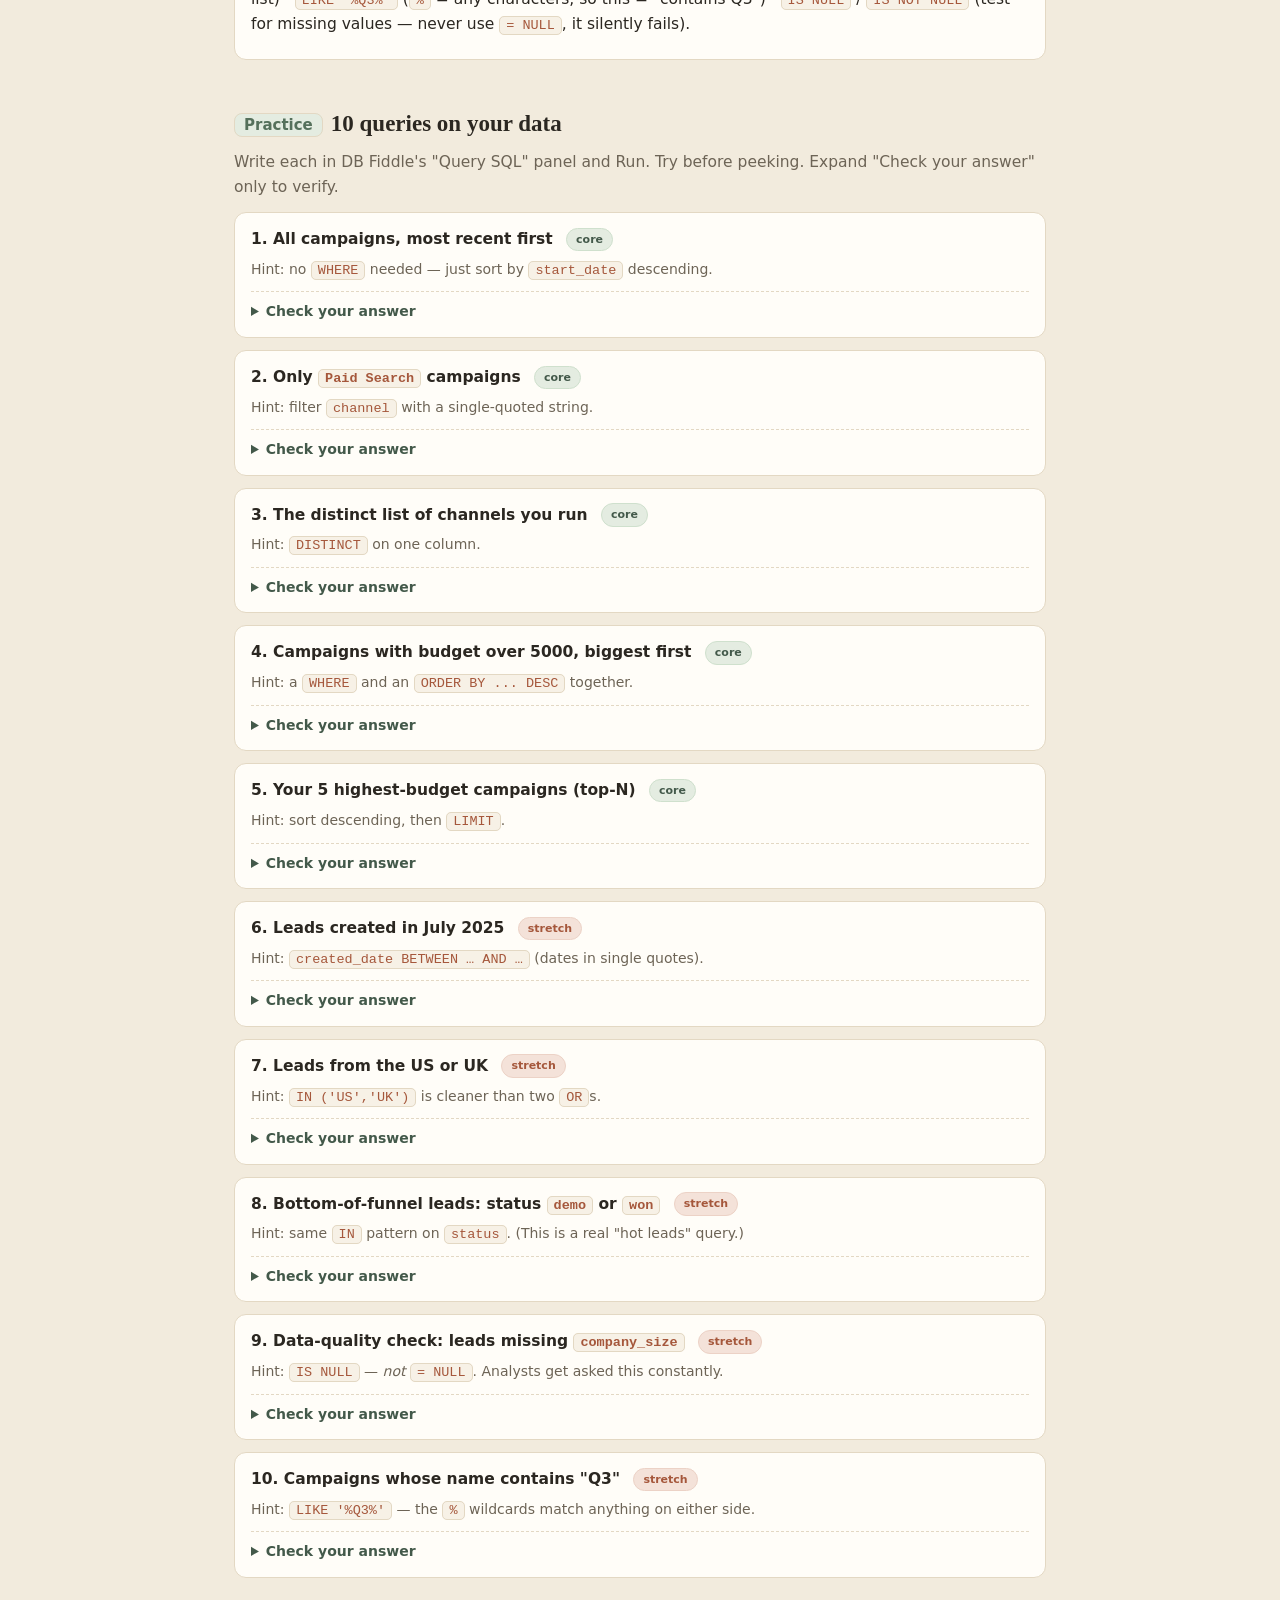
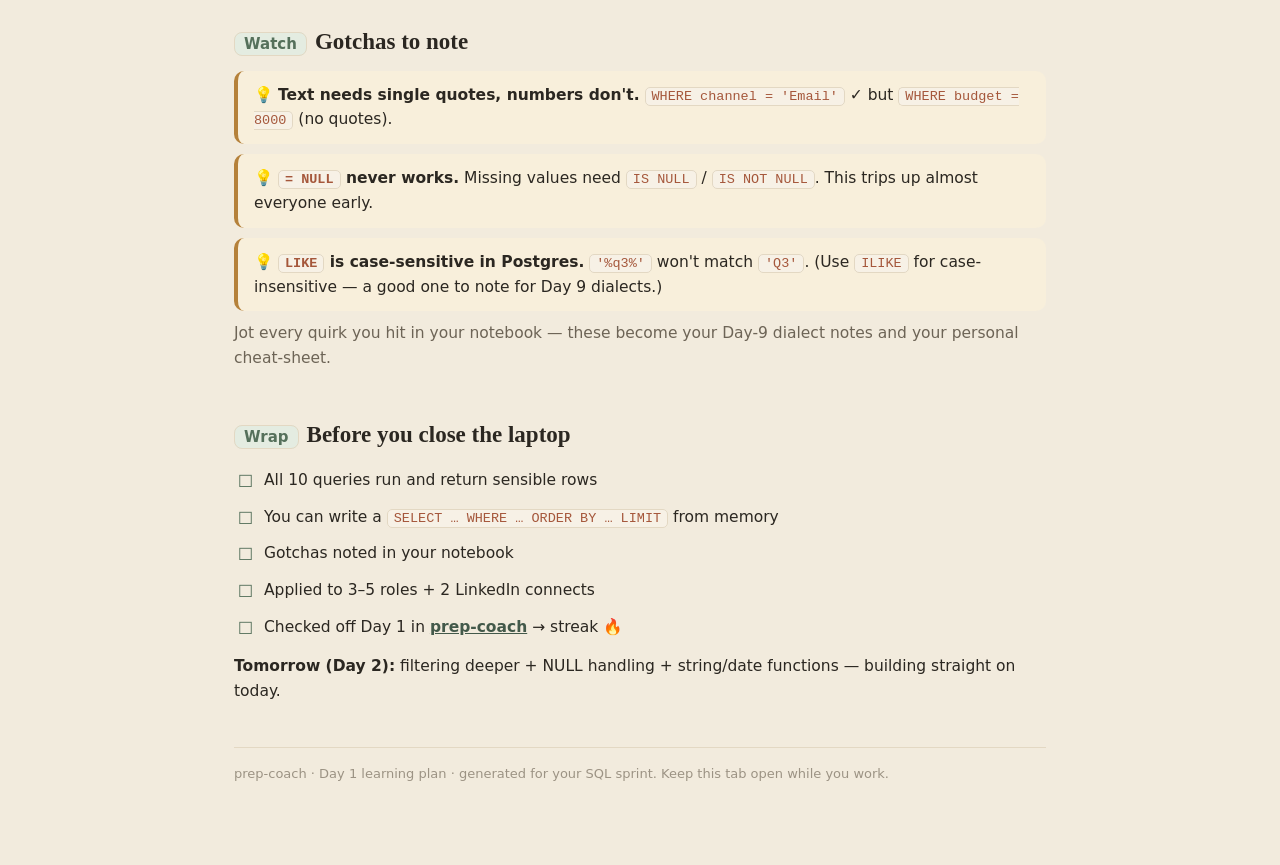
<file: day1.html>
<!DOCTYPE html>
<html lang="en">
<head>
<meta charset="UTF-8" />
<meta name="viewport" content="width=device-width, initial-scale=1.0" />
<title>prep-coach · Day 1 learning plan</title>
<style>
  :root{
    --bg:#f2ebdd; --panel:#fffdf8; --soft:#f7f1e6; --line:#e3d8c3;
    --text:#2b2721; --muted:#6d6456; --faint:#9c9384;
    --sage:#55705b; --sage-strong:#43594a; --sage-soft:#e4ece1;
    --terra:#bf6849; --terra-strong:#a5573b; --terra-soft:#f4e2d9;
    --good:#4f7a55; --warn:#b5813a; --focus:#7d6180;
    --serif:"Iowan Old Style","Palatino Linotype",Palatino,"Book Antiqua",Georgia,ui-serif,serif;
    --sans:system-ui,-apple-system,"Segoe UI",Roboto,Helvetica,Arial,sans-serif;
  }
  *{box-sizing:border-box}
  html,body{margin:0;background:
    radial-gradient(1100px 520px at 88% -12%,#f6ece0 0%,rgba(246,236,224,0) 60%),
    var(--bg);color:var(--text);font-family:var(--sans);line-height:1.6;font-size:15.5px;
    -webkit-font-smoothing:antialiased}
  .wrap{max-width:860px;margin:0 auto;padding:38px 24px 90px}
  header.top{display:flex;align-items:center;gap:12px;margin-bottom:8px}
  .logo{color:var(--terra);border:1.5px solid var(--terra);border-radius:9px;width:30px;height:30px;
    display:grid;place-items:center;font-size:18px}
  .brand{font-family:var(--serif);font-weight:700;font-size:19px}
  h1{font-family:var(--serif);font-size:34px;margin:14px 0 6px;letter-spacing:.2px}
  h1 .day{color:var(--terra-strong)}
  .lede{color:var(--muted);font-size:16px;margin:0 0 6px}
  h2{font-family:var(--serif);font-size:23px;margin:38px 0 6px;padding-top:8px}
  h2 .n{color:var(--sage);font-size:15px;font-weight:700;font-family:var(--sans);
    border:1px solid var(--line);background:var(--sage-soft);border-radius:8px;padding:2px 9px;margin-right:8px;vertical-align:middle}
  h3{font-size:16px;margin:22px 0 6px}
  p{margin:8px 0}
  .card{background:var(--panel);border:1px solid var(--line);border-radius:14px;padding:20px 22px;
    box-shadow:0 4px 16px rgba(74,60,40,.07);margin:14px 0}
  .goal{border-left:4px solid var(--sage);background:var(--sage-soft)}
  .goal h3{margin-top:0;font-family:var(--serif);font-size:18px}
  .muted{color:var(--muted)} .faint{color:var(--faint)}
  code,kbd{font-family:ui-monospace,SFMono-Regular,Menlo,Consolas,monospace;font-size:13.5px;
    background:var(--soft);border:1px solid var(--line);border-radius:5px;padding:1px 6px;color:var(--terra-strong)}
  pre{background:#2b2721;color:#f3ead9;border-radius:11px;padding:16px 18px;overflow:auto;font-size:13px;line-height:1.55;
    font-family:ui-monospace,SFMono-Regular,Menlo,Consolas,monospace;position:relative}
  pre .kw{color:#9ec7a0} pre .st{color:#e0a58a} pre .cm{color:#8a8676;font-style:italic}
  table{width:100%;border-collapse:collapse;margin:8px 0;font-size:14px}
  th,td{text-align:left;padding:9px 11px;border-bottom:1px solid var(--line);vertical-align:top}
  th{color:var(--muted);font-size:12.5px;text-transform:uppercase;letter-spacing:.6px}
  tr:last-child td{border-bottom:none}
  .time{white-space:nowrap;font-variant-numeric:tabular-nums;color:var(--muted);font-weight:600}
  .concept{border:1px solid var(--line);border-radius:12px;padding:14px 16px;margin:12px 0;background:var(--panel)}
  .concept .name{font-family:var(--serif);font-size:17px;font-weight:700}
  .concept .name code{background:var(--sage-soft);color:var(--sage-strong);font-size:14px}
  .q{border:1px solid var(--line);border-radius:12px;padding:14px 16px;margin:12px 0;background:var(--panel)}
  .q .qh{font-weight:700}
  .q .badge{display:inline-block;font-size:11px;font-weight:700;border-radius:999px;padding:2px 9px;margin-left:8px;
    border:1px solid var(--line);vertical-align:middle}
  .badge.core{color:var(--sage-strong);background:var(--sage-soft);border-color:#cfe0cd}
  .badge.stretch{color:var(--terra-strong);background:var(--terra-soft);border-color:#ecd2c6}
  .hint{color:var(--muted);font-size:14px;margin-top:6px}
  details{margin-top:10px;border-top:1px dashed var(--line);padding-top:8px}
  summary{cursor:pointer;font-weight:600;color:var(--sage-strong);font-size:14px}
  ul.check{list-style:none;padding:0;margin:8px 0}
  ul.check li{padding:6px 0 6px 30px;position:relative}
  ul.check li:before{content:"☐";position:absolute;left:4px;color:var(--sage);font-size:17px}
  .gotcha{border-left:4px solid var(--warn);background:#f8efdb;border-radius:10px;padding:12px 16px;margin:10px 0}
  .btn{border:1px solid var(--line);background:var(--sage);color:#fbfdf7;font-weight:600;font-size:12.5px;
    border-radius:8px;padding:5px 11px;cursor:pointer;position:absolute;top:10px;right:10px;font-family:var(--sans)}
  .btn:hover{background:var(--sage-strong)}
  a{color:var(--sage-strong);font-weight:600}
  .pillrow{display:flex;gap:8px;flex-wrap:wrap;margin:6px 0 0}
  .pill{font-size:12px;border:1px solid var(--line);background:var(--soft);border-radius:999px;padding:3px 10px;color:var(--muted)}
  footer{margin-top:44px;color:var(--faint);font-size:13px;border-top:1px solid var(--line);padding-top:16px}
  @media (max-width:600px){
    .wrap{padding:22px 15px 70px}
    h1{font-size:27px} h2{font-size:20px} .lede{font-size:15px}
    .card{padding:16px} pre{font-size:12px;padding:14px}
    table{font-size:13px} th,td{padding:7px 8px}
    .time{font-size:12.5px}
  }
</style>
</head>
<body>
<div class="wrap">
  <header class="top">
    <span class="logo">◎</span><span class="brand">prep-coach</span>
    <span class="faint" style="margin-left:auto;font-size:13px">Sat, Jul 11 · Sprint Day 1 of 10</span>
  </header>

  <h1><span class="day">Day 1</span> — Single-table SQL fluency</h1>
  <p class="lede">Get your practice database running and become fluent at pulling exactly the rows you want from one table — the foundation everything else builds on.</p>

  <div class="card goal">
    <h3>🎯 Definition of done for today</h3>
    <p style="margin:0">You can write a single-table query using <code>SELECT</code>, <code>WHERE</code>, <code>ORDER BY</code>, <code>LIMIT</code>, and <code>DISTINCT</code> <strong>without looking up the syntax</strong> — and your marketing practice DB is live and reusable all week. That's the first brick in your Day-10 Readiness Bar.</p>
    <div class="pillrow">
      <span class="pill">~3.5 hrs study</span><span class="pill">+ 40 min job block</span><span class="pill">Finish ~4:35 PM</span>
    </div>
  </div>

  <h2><span class="n">Plan</span>Today's schedule</h2>
  <div class="card" style="padding:8px 22px">
  <table>
    <tr><th>Time</th><th>Block</th><th>What you do</th></tr>
    <tr><td class="time">12:15–12:25</td><td>🔧 Setup ritual</td><td>Phone in another room. Load the DB (below). Water + notebook out.</td></tr>
    <tr><td class="time">12:25–1:10</td><td>📘 Learn (45m)</td><td>SQLBolt lessons 1–6 + the concept primer below</td></tr>
    <tr><td class="time">1:10–1:20</td><td>☕ Break</td><td>Stand, water, eyes off screen</td></tr>
    <tr><td class="time">1:20–2:05</td><td>🎯 Practice (45m)</td><td>Queries 1–5 (core)</td></tr>
    <tr><td class="time">2:05–2:35</td><td>🍽️ Lunch</td><td>Step away properly</td></tr>
    <tr><td class="time">2:35–3:20</td><td>🎯 Practice (45m)</td><td>Queries 6–10 (stretch) + note your gotchas</td></tr>
    <tr><td class="time">3:20–3:45</td><td>🚶 Walk</td><td>Brain reset before the job block</td></tr>
    <tr><td class="time">3:45–4:25</td><td>💼 Job block</td><td>Apply to 3–5 roles, 2 LinkedIn connects → log in app</td></tr>
    <tr><td class="time">4:25–4:35</td><td>✅ Wrap</td><td>Check off Day 1 → streak 🔥 → note what clicked</td></tr>
  </table>
  </div>

  <h2><span class="n">Setup</span>Your practice database</h2>
  <p>Open <a href="https://www.db-fiddle.com/" target="_blank" rel="noopener">DB Fiddle</a>, choose <strong>PostgreSQL 15</strong> in the top-left dropdown, paste this into the left "Schema SQL" panel, and click <strong>Run</strong>. This is a mini marketing-funnel warehouse — campaigns → leads → engagement events — and it's your dataset all 10 days.</p>
  <pre id="seed"><button class="btn" onclick="copySeed()">Copy</button><span class="cm">-- prep-coach practice DB: marketing funnel</span>
<span class="kw">CREATE TABLE</span> campaigns (
  campaign_id <span class="kw">INT PRIMARY KEY</span>, channel <span class="kw">VARCHAR</span>(30), name <span class="kw">VARCHAR</span>(60),
  start_date <span class="kw">DATE</span>, budget <span class="kw">NUMERIC</span>(10,2));
<span class="kw">CREATE TABLE</span> leads (
  lead_id <span class="kw">INT PRIMARY KEY</span>, campaign_id <span class="kw">INT</span>, created_date <span class="kw">DATE</span>,
  country <span class="kw">VARCHAR</span>(20), company_size <span class="kw">VARCHAR</span>(20), status <span class="kw">VARCHAR</span>(20));
<span class="kw">CREATE TABLE</span> events (
  event_id <span class="kw">INT PRIMARY KEY</span>, lead_id <span class="kw">INT</span>, event_type <span class="kw">VARCHAR</span>(30), event_date <span class="kw">DATE</span>);

<span class="kw">INSERT INTO</span> campaigns <span class="kw">VALUES</span>
 (1,<span class="st">'Paid Search'</span>,<span class="st">'Q3 Brand Search'</span>,<span class="st">'2025-07-01'</span>,8000),
 (2,<span class="st">'LinkedIn'</span>,<span class="st">'Q3 ABM Enterprise'</span>,<span class="st">'2025-07-15'</span>,12000),
 (3,<span class="st">'Email'</span>,<span class="st">'Q3 Nurture Drip'</span>,<span class="st">'2025-07-05'</span>,2000),
 (4,<span class="st">'Webinar'</span>,<span class="st">'Banking Trends Webinar'</span>,<span class="st">'2025-08-01'</span>,5000),
 (5,<span class="st">'Paid Search'</span>,<span class="st">'Q2 Competitor Terms'</span>,<span class="st">'2025-04-10'</span>,6500),
 (6,<span class="st">'Events'</span>,<span class="st">'Fintech Summit Booth'</span>,<span class="st">'2025-06-20'</span>,15000),
 (7,<span class="st">'LinkedIn'</span>,<span class="st">'Q3 Thought Leadership'</span>,<span class="st">'2025-07-22'</span>,3000),
 (8,<span class="st">'Email'</span>,<span class="st">'Q2 Reengagement'</span>,<span class="st">'2025-05-02'</span>,1500);

<span class="kw">INSERT INTO</span> leads <span class="kw">VALUES</span>
 (101,1,<span class="st">'2025-07-03'</span>,<span class="st">'US'</span>,<span class="st">'Enterprise'</span>,<span class="st">'mql'</span>),
 (102,1,<span class="st">'2025-07-04'</span>,<span class="st">'US'</span>,<span class="st">'Mid'</span>,<span class="st">'sql'</span>),
 (103,2,<span class="st">'2025-07-16'</span>,<span class="st">'UK'</span>,<span class="st">'Enterprise'</span>,<span class="st">'demo'</span>),
 (104,2,<span class="st">'2025-07-18'</span>,<span class="st">'Germany'</span>,<span class="st">'Enterprise'</span>,<span class="st">'won'</span>),
 (105,3,<span class="st">'2025-07-06'</span>,<span class="st">'US'</span>,<span class="st">'SMB'</span>,<span class="st">'new'</span>),
 (106,3,<span class="st">'2025-07-09'</span>,<span class="st">'India'</span>,<span class="kw">NULL</span>,<span class="st">'lost'</span>),
 (107,4,<span class="st">'2025-08-02'</span>,<span class="st">'US'</span>,<span class="st">'Mid'</span>,<span class="st">'demo'</span>),
 (108,4,<span class="st">'2025-08-03'</span>,<span class="st">'Canada'</span>,<span class="st">'SMB'</span>,<span class="st">'mql'</span>),
 (109,5,<span class="st">'2025-04-12'</span>,<span class="st">'US'</span>,<span class="st">'Enterprise'</span>,<span class="st">'won'</span>),
 (110,5,<span class="st">'2025-04-15'</span>,<span class="st">'UK'</span>,<span class="st">'Mid'</span>,<span class="kw">NULL</span>),
 (111,6,<span class="st">'2025-06-22'</span>,<span class="st">'US'</span>,<span class="st">'Enterprise'</span>,<span class="st">'sql'</span>),
 (112,6,<span class="st">'2025-06-25'</span>,<span class="st">'Germany'</span>,<span class="st">'Mid'</span>,<span class="st">'demo'</span>),
 (113,7,<span class="st">'2025-07-24'</span>,<span class="st">'US'</span>,<span class="st">'SMB'</span>,<span class="st">'new'</span>),
 (114,7,<span class="st">'2025-07-26'</span>,<span class="st">'India'</span>,<span class="st">'SMB'</span>,<span class="st">'mql'</span>),
 (115,8,<span class="st">'2025-05-04'</span>,<span class="st">'UK'</span>,<span class="kw">NULL</span>,<span class="st">'lost'</span>),
 (116,2,<span class="st">'2025-07-19'</span>,<span class="st">'US'</span>,<span class="st">'Enterprise'</span>,<span class="st">'won'</span>),
 (117,1,<span class="st">'2025-07-05'</span>,<span class="st">'Canada'</span>,<span class="st">'Mid'</span>,<span class="st">'sql'</span>),
 (118,4,<span class="st">'2025-08-05'</span>,<span class="st">'US'</span>,<span class="st">'Enterprise'</span>,<span class="st">'demo'</span>),
 (119,6,<span class="st">'2025-06-28'</span>,<span class="st">'UK'</span>,<span class="st">'Mid'</span>,<span class="st">'new'</span>),
 (120,3,<span class="st">'2025-07-11'</span>,<span class="st">'US'</span>,<span class="st">'SMB'</span>,<span class="st">'won'</span>);

<span class="kw">INSERT INTO</span> events <span class="kw">VALUES</span>
 (1,101,<span class="st">'email_open'</span>,<span class="st">'2025-07-03'</span>),(2,101,<span class="st">'click'</span>,<span class="st">'2025-07-04'</span>),
 (3,102,<span class="st">'form_submit'</span>,<span class="st">'2025-07-05'</span>),(4,103,<span class="st">'demo_booked'</span>,<span class="st">'2025-07-17'</span>),
 (5,104,<span class="st">'demo_booked'</span>,<span class="st">'2025-07-19'</span>),(6,107,<span class="st">'demo_booked'</span>,<span class="st">'2025-08-03'</span>),
 (7,111,<span class="st">'click'</span>,<span class="st">'2025-06-23'</span>),(8,112,<span class="st">'demo_booked'</span>,<span class="st">'2025-06-26'</span>),
 (9,116,<span class="st">'demo_booked'</span>,<span class="st">'2025-07-20'</span>),(10,118,<span class="st">'demo_booked'</span>,<span class="st">'2025-08-06'</span>),
 (11,105,<span class="st">'email_open'</span>,<span class="st">'2025-07-06'</span>),(12,113,<span class="st">'email_open'</span>,<span class="st">'2025-07-24'</span>),
 (13,120,<span class="st">'form_submit'</span>,<span class="st">'2025-07-12'</span>),(14,109,<span class="st">'demo_booked'</span>,<span class="st">'2025-04-14'</span>),
 (15,114,<span class="st">'click'</span>,<span class="st">'2025-07-27'</span>);</pre>

  <h2><span class="n">Learn</span>Concept primer</h2>
  <p class="muted">Read these alongside SQLBolt 1–6. Every query is <code>SELECT columns FROM table</code> plus optional clauses, <strong>always in this order</strong>: <code>SELECT → FROM → WHERE → ORDER BY → LIMIT</code>.</p>

  <div class="concept"><div class="name"><code>SELECT</code> — choose columns</div>
    <p><code>SELECT *</code> = all columns; <code>SELECT name, budget</code> = just those. Start with <code>*</code> while exploring, name columns when you know what you want.</p></div>

  <div class="concept"><div class="name"><code>WHERE</code> — filter rows</div>
    <p>Keeps only rows matching a condition: <code>WHERE channel = 'Email'</code>. Combine with <code>AND</code> / <code>OR</code>. Text goes in <strong>single quotes</strong>; numbers don't. Operators: <code>=</code> <code>&lt;&gt;</code> (not equal) <code>&gt;</code> <code>&lt;</code> <code>&gt;=</code> <code>&lt;=</code>.</p></div>

  <div class="concept"><div class="name"><code>ORDER BY</code> — sort</div>
    <p><code>ORDER BY budget DESC</code> (high→low) or <code>ASC</code> (low→high, the default). Sort by multiple: <code>ORDER BY channel, budget DESC</code>.</p></div>

  <div class="concept"><div class="name"><code>LIMIT</code> — cap the rows</div>
    <p><code>LIMIT 5</code> returns the first 5. Combined with <code>ORDER BY</code> it gives you "top N": <code>ORDER BY budget DESC LIMIT 5</code>.</p></div>

  <div class="concept"><div class="name"><code>DISTINCT</code> — unique values</div>
    <p><code>SELECT DISTINCT channel FROM campaigns</code> collapses duplicates — the everyday "what are the possible values?" query.</p></div>

  <h3>Stretch operators (for queries 6–10)</h3>
  <div class="concept"><div class="name"><code>BETWEEN</code> · <code>IN</code> · <code>LIKE</code> · <code>IS NULL</code></div>
    <p><code>BETWEEN '2025-07-01' AND '2025-07-31'</code> (inclusive range) · <code>IN ('US','UK')</code> (matches any in the list) · <code>LIKE '%Q3%'</code> (<code>%</code> = any characters, so this = "contains Q3") · <code>IS NULL</code> / <code>IS NOT NULL</code> (test for missing values — never use <code>= NULL</code>, it silently fails).</p></div>

  <h2><span class="n">Practice</span>10 queries on your data</h2>
  <p class="muted">Write each in DB Fiddle's "Query SQL" panel and Run. Try before peeking. Expand "Check your answer" only to verify.</p>

  <div class="q"><div class="qh">1. All campaigns, most recent first <span class="badge core">core</span></div>
    <div class="hint">Hint: no <code>WHERE</code> needed — just sort by <code>start_date</code> descending.</div>
    <details><summary>Check your answer</summary><pre><span class="kw">SELECT</span> * <span class="kw">FROM</span> campaigns <span class="kw">ORDER BY</span> start_date <span class="kw">DESC</span>;</pre></details></div>

  <div class="q"><div class="qh">2. Only <code>Paid Search</code> campaigns <span class="badge core">core</span></div>
    <div class="hint">Hint: filter <code>channel</code> with a single-quoted string.</div>
    <details><summary>Check your answer</summary><pre><span class="kw">SELECT</span> * <span class="kw">FROM</span> campaigns <span class="kw">WHERE</span> channel = <span class="st">'Paid Search'</span>;</pre></details></div>

  <div class="q"><div class="qh">3. The distinct list of channels you run <span class="badge core">core</span></div>
    <div class="hint">Hint: <code>DISTINCT</code> on one column.</div>
    <details><summary>Check your answer</summary><pre><span class="kw">SELECT DISTINCT</span> channel <span class="kw">FROM</span> campaigns;</pre></details></div>

  <div class="q"><div class="qh">4. Campaigns with budget over 5000, biggest first <span class="badge core">core</span></div>
    <div class="hint">Hint: a <code>WHERE</code> and an <code>ORDER BY ... DESC</code> together.</div>
    <details><summary>Check your answer</summary><pre><span class="kw">SELECT</span> * <span class="kw">FROM</span> campaigns <span class="kw">WHERE</span> budget &gt; 5000 <span class="kw">ORDER BY</span> budget <span class="kw">DESC</span>;</pre></details></div>

  <div class="q"><div class="qh">5. Your 5 highest-budget campaigns (top-N) <span class="badge core">core</span></div>
    <div class="hint">Hint: sort descending, then <code>LIMIT</code>.</div>
    <details><summary>Check your answer</summary><pre><span class="kw">SELECT</span> * <span class="kw">FROM</span> campaigns <span class="kw">ORDER BY</span> budget <span class="kw">DESC</span> <span class="kw">LIMIT</span> 5;</pre></details></div>

  <div class="q"><div class="qh">6. Leads created in July 2025 <span class="badge stretch">stretch</span></div>
    <div class="hint">Hint: <code>created_date BETWEEN … AND …</code> (dates in single quotes).</div>
    <details><summary>Check your answer</summary><pre><span class="kw">SELECT</span> * <span class="kw">FROM</span> leads
<span class="kw">WHERE</span> created_date <span class="kw">BETWEEN</span> <span class="st">'2025-07-01'</span> <span class="kw">AND</span> <span class="st">'2025-07-31'</span>;</pre></details></div>

  <div class="q"><div class="qh">7. Leads from the US or UK <span class="badge stretch">stretch</span></div>
    <div class="hint">Hint: <code>IN ('US','UK')</code> is cleaner than two <code>OR</code>s.</div>
    <details><summary>Check your answer</summary><pre><span class="kw">SELECT</span> * <span class="kw">FROM</span> leads <span class="kw">WHERE</span> country <span class="kw">IN</span> (<span class="st">'US'</span>,<span class="st">'UK'</span>);</pre></details></div>

  <div class="q"><div class="qh">8. Bottom-of-funnel leads: status <code>demo</code> or <code>won</code> <span class="badge stretch">stretch</span></div>
    <div class="hint">Hint: same <code>IN</code> pattern on <code>status</code>. (This is a real "hot leads" query.)</div>
    <details><summary>Check your answer</summary><pre><span class="kw">SELECT</span> * <span class="kw">FROM</span> leads <span class="kw">WHERE</span> status <span class="kw">IN</span> (<span class="st">'demo'</span>,<span class="st">'won'</span>);</pre></details></div>

  <div class="q"><div class="qh">9. Data-quality check: leads missing <code>company_size</code> <span class="badge stretch">stretch</span></div>
    <div class="hint">Hint: <code>IS NULL</code> — <em>not</em> <code>= NULL</code>. Analysts get asked this constantly.</div>
    <details><summary>Check your answer</summary><pre><span class="kw">SELECT</span> * <span class="kw">FROM</span> leads <span class="kw">WHERE</span> company_size <span class="kw">IS NULL</span>;</pre></details></div>

  <div class="q"><div class="qh">10. Campaigns whose name contains "Q3" <span class="badge stretch">stretch</span></div>
    <div class="hint">Hint: <code>LIKE '%Q3%'</code> — the <code>%</code> wildcards match anything on either side.</div>
    <details><summary>Check your answer</summary><pre><span class="kw">SELECT</span> * <span class="kw">FROM</span> campaigns <span class="kw">WHERE</span> name <span class="kw">LIKE</span> <span class="st">'%Q3%'</span>;</pre></details></div>

  <h2><span class="n">Watch</span>Gotchas to note</h2>
  <div class="gotcha">💡 <strong>Text needs single quotes, numbers don't.</strong> <code>WHERE channel = 'Email'</code> ✓ but <code>WHERE budget = 8000</code> (no quotes).</div>
  <div class="gotcha">💡 <strong><code>= NULL</code> never works.</strong> Missing values need <code>IS NULL</code> / <code>IS NOT NULL</code>. This trips up almost everyone early.</div>
  <div class="gotcha">💡 <strong><code>LIKE</code> is case-sensitive in Postgres.</strong> <code>'%q3%'</code> won't match <code>'Q3'</code>. (Use <code>ILIKE</code> for case-insensitive — a good one to note for Day 9 dialects.)</div>
  <p class="muted">Jot every quirk you hit in your notebook — these become your Day-9 dialect notes and your personal cheat-sheet.</p>

  <h2><span class="n">Wrap</span>Before you close the laptop</h2>
  <ul class="check">
    <li>All 10 queries run and return sensible rows</li>
    <li>You can write a <code>SELECT … WHERE … ORDER BY … LIMIT</code> from memory</li>
    <li>Gotchas noted in your notebook</li>
    <li>Applied to 3–5 roles + 2 LinkedIn connects</li>
    <li>Checked off Day 1 in <a href="http://localhost:8000" target="_blank">prep-coach</a> → streak 🔥</li>
  </ul>
  <p><strong>Tomorrow (Day 2):</strong> filtering deeper + NULL handling + string/date functions — building straight on today.</p>

  <footer>prep-coach · Day 1 learning plan · generated for your SQL sprint. Keep this tab open while you work.</footer>
</div>

<script>
function copySeed(){
  const el=document.getElementById('seed').cloneNode(true);
  const b=el.querySelector('button'); if(b) b.remove();
  navigator.clipboard.writeText(el.innerText).then(()=>{
    const btn=document.querySelector('#seed .btn'); const t=btn.textContent;
    btn.textContent='Copied ✓'; setTimeout(()=>btn.textContent=t,1500);
  });
}
</script>
</body>
</html>
</file>
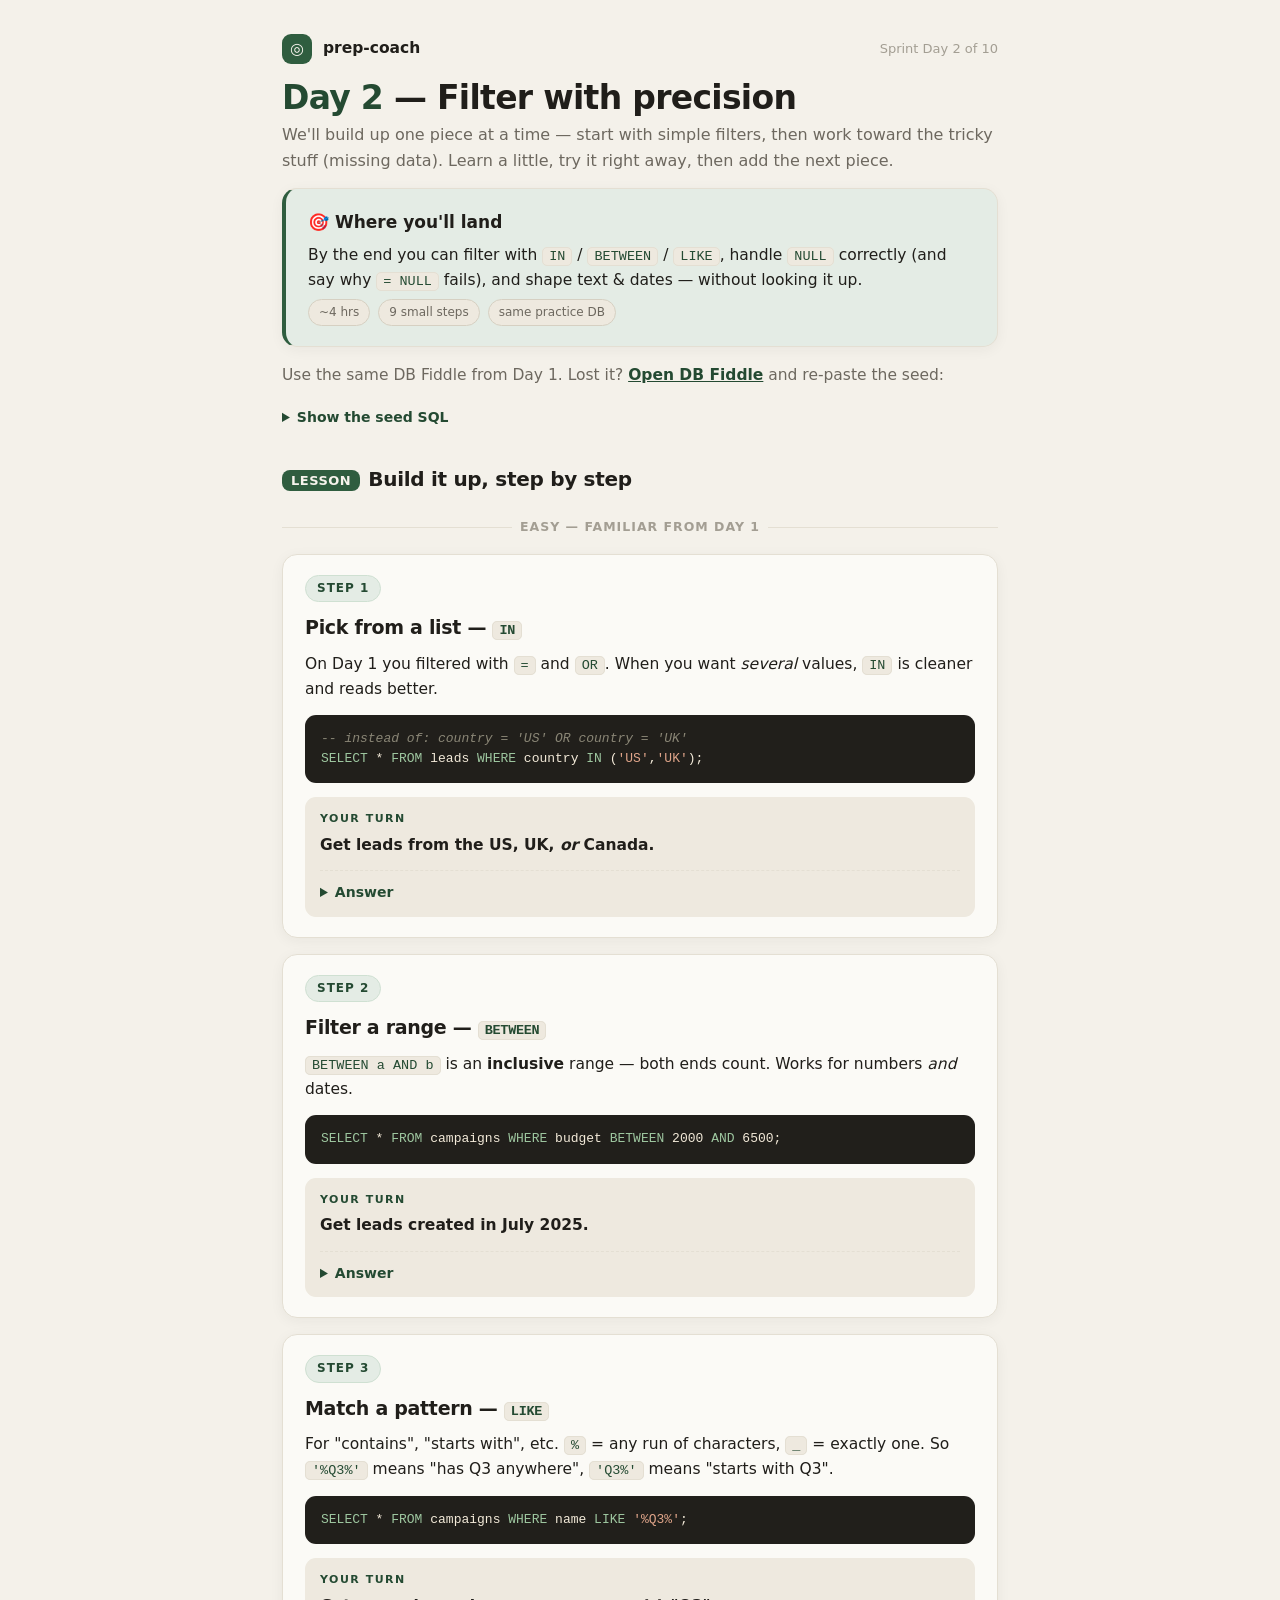
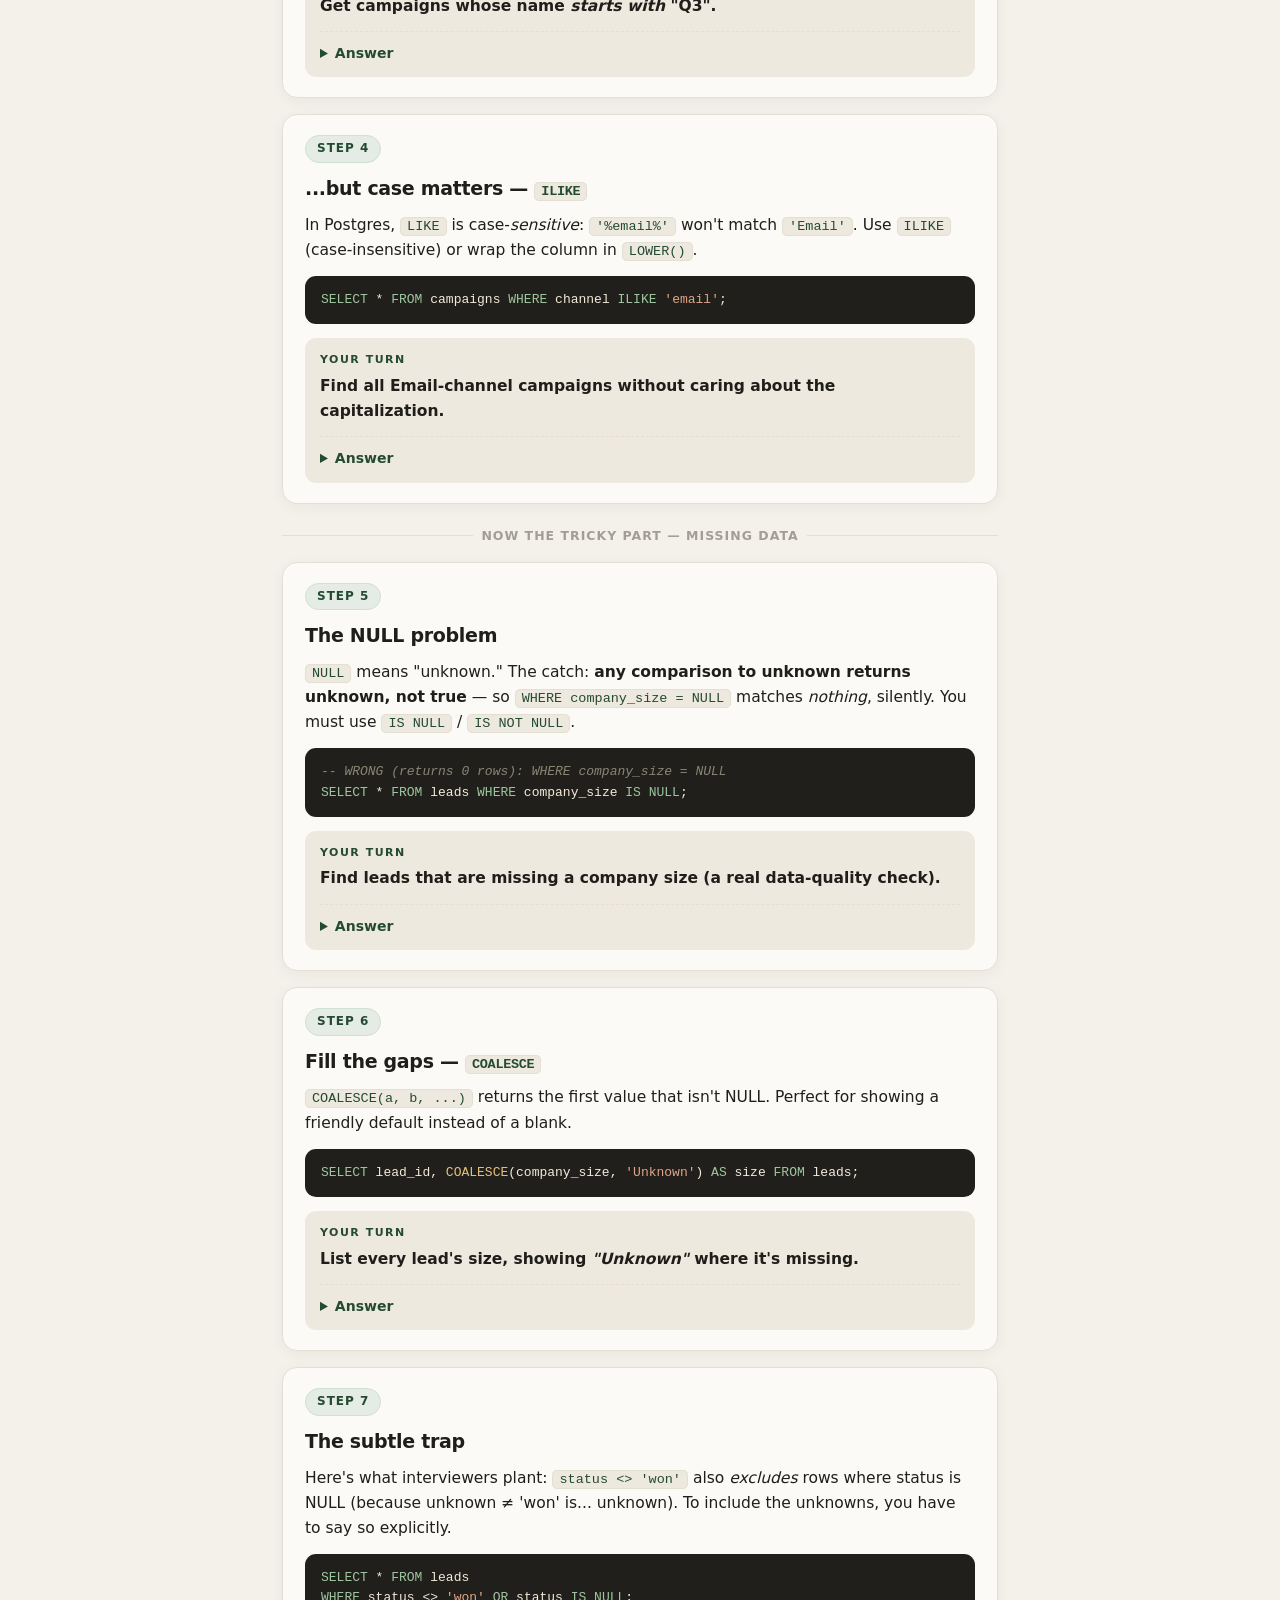
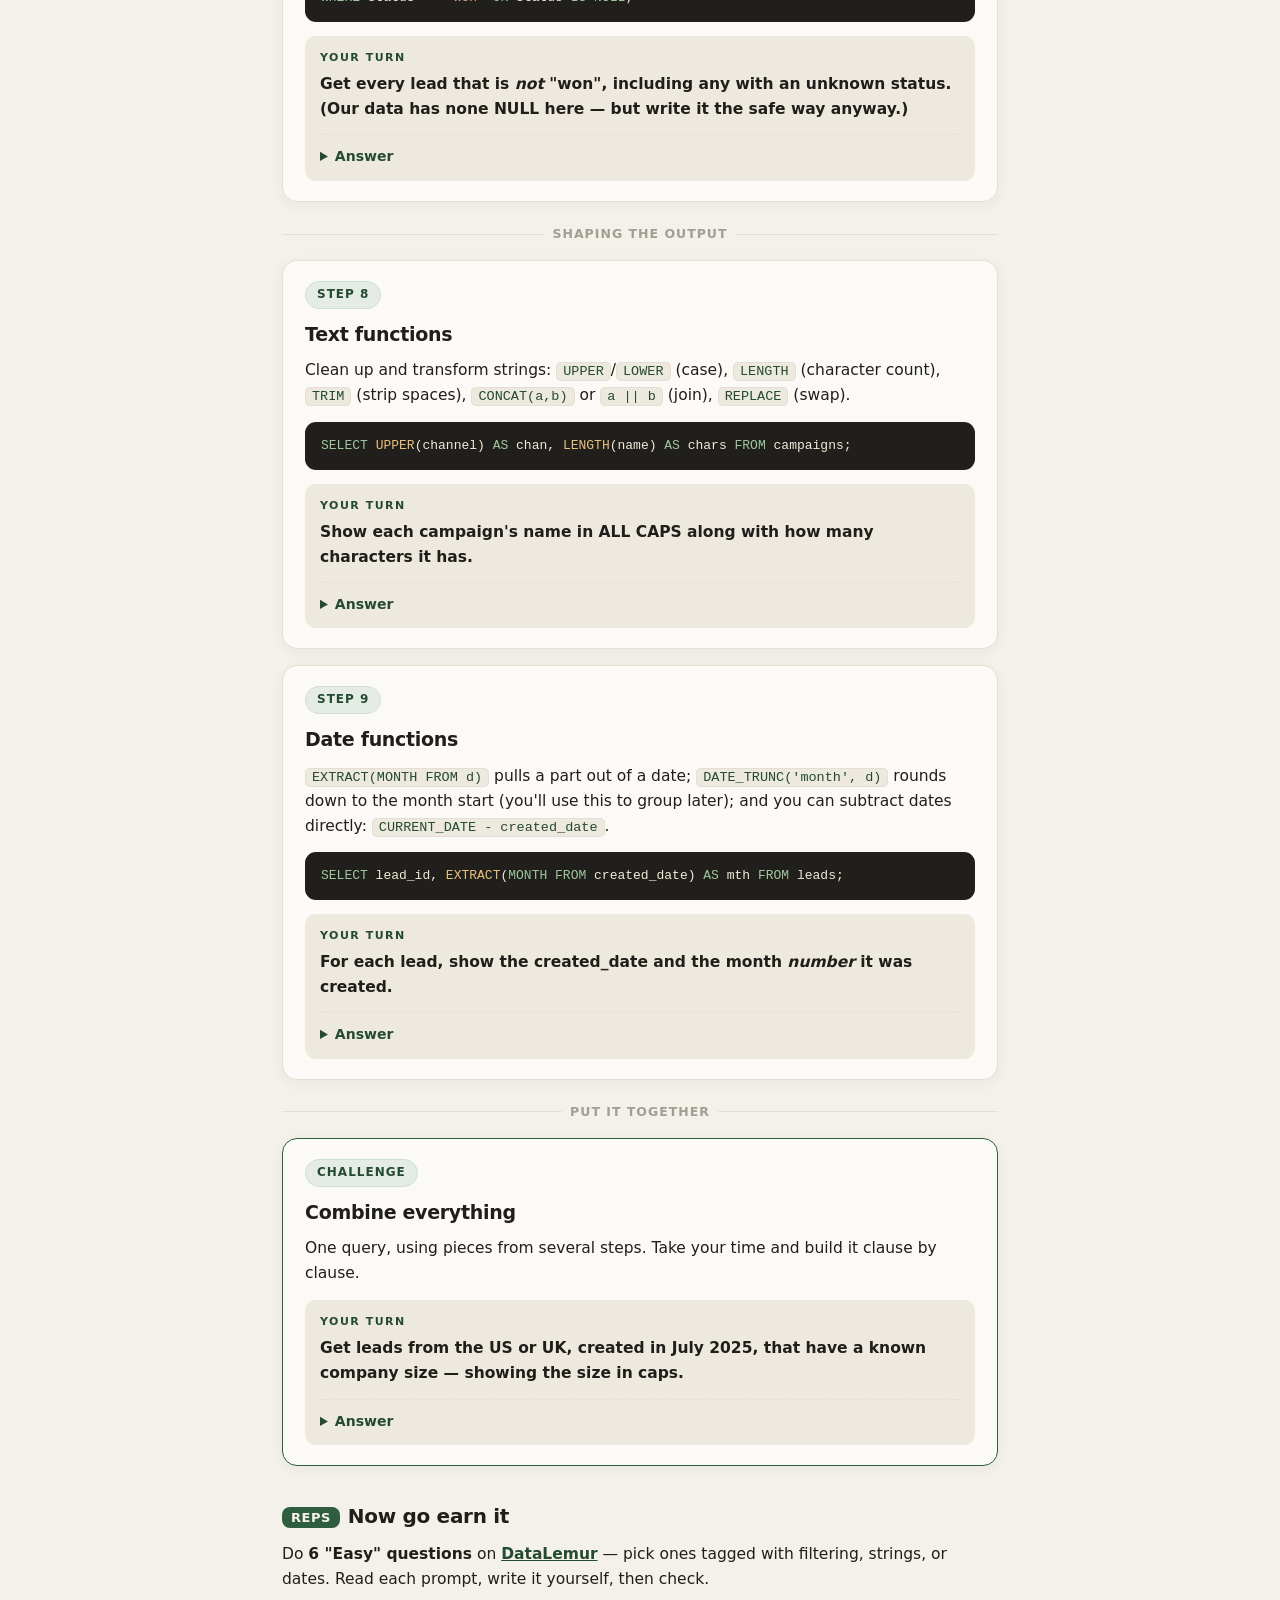
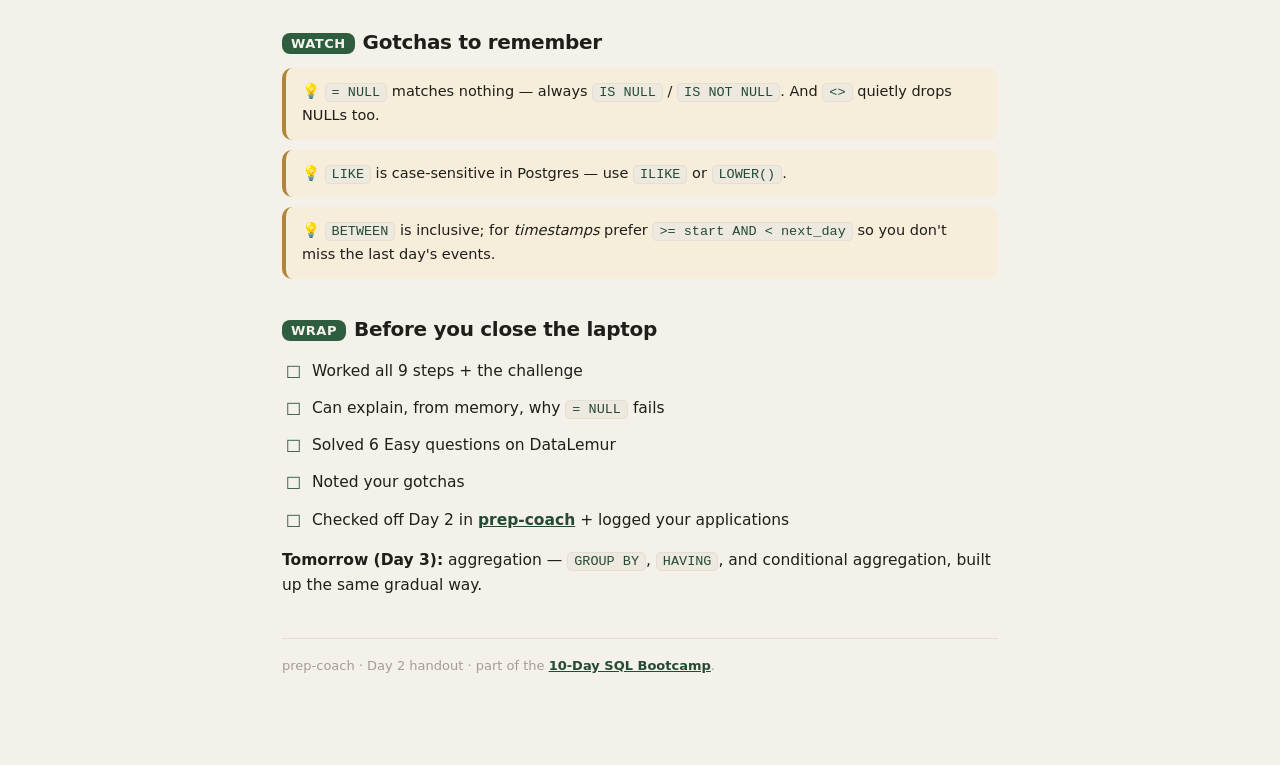
<file: day2.html>
<!DOCTYPE html>
<html lang="en">
<head>
<meta charset="UTF-8" />
<meta name="viewport" content="width=device-width, initial-scale=1.0" />
<title>prep-coach · Day 2 learning plan</title>
<style>
  :root{
    --bg:#f4f1ea; --panel:#fbfaf6; --soft:#eee9df; --line:#e4dfd3; --line2:#d6d0c2;
    --text:#201e1a; --muted:#6d685f; --faint:#a39e93;
    --accent:#2f5d3f; --accent-strong:#244a32; --accent-soft:#e4ece5; --ink:#f6f3ec;
    --sans:system-ui,-apple-system,"Segoe UI",Roboto,Helvetica,Arial,sans-serif;
    --mono:ui-monospace,SFMono-Regular,Menlo,Consolas,monospace;
  }
  *{box-sizing:border-box}
  html,body{margin:0;background:var(--bg);color:var(--text);font-family:var(--sans);line-height:1.62;font-size:15.5px;-webkit-font-smoothing:antialiased}
  .wrap{max-width:760px;margin:0 auto;padding:34px 22px 90px}
  header.top{display:flex;align-items:center;gap:11px;margin-bottom:6px}
  .logo{width:30px;height:30px;border-radius:9px;background:var(--accent);color:var(--ink);display:grid;place-items:center;font-size:16px}
  .brand{font-weight:800}
  h1{font-size:33px;letter-spacing:-.7px;margin:16px 0 6px;line-height:1.1}
  h1 .day{color:var(--accent-strong)}
  .lede{color:var(--muted);font-size:16px;margin:0 0 6px}
  h2{font-size:20px;letter-spacing:-.3px;margin:34px 0 6px}
  h2 .n{font-size:13px;font-weight:800;color:var(--ink);background:var(--accent);border-radius:8px;padding:3px 9px;margin-right:8px;vertical-align:middle;letter-spacing:.5px}
  p{margin:9px 0}
  .card{background:var(--panel);border:1px solid var(--line);border-radius:15px;padding:20px 22px;box-shadow:0 3px 14px rgba(47,45,40,.05);margin:14px 0}
  .goal{border-left:4px solid var(--accent);background:var(--accent-soft)}
  .goal h3{margin:0 0 6px;font-size:17px}
  .muted{color:var(--muted)}.faint{color:var(--faint)}
  code{font-family:var(--mono);font-size:13.5px;background:var(--soft);border:1px solid var(--line);border-radius:5px;padding:1px 6px;color:var(--accent-strong)}
  pre{background:#211f1b;color:#f3ead9;border-radius:11px;padding:14px 16px;overflow:auto;font-size:13px;line-height:1.55;font-family:var(--mono)}
  pre .kw{color:#9ec7a0}.st{color:#e0a58a}.cm{color:#8a8676;font-style:italic}.fn{color:#e8c07d}
  details{margin-top:12px;border-top:1px dashed var(--line);padding-top:10px}
  summary{cursor:pointer;font-weight:600;color:var(--accent-strong);font-size:14px}
  ul.check{list-style:none;padding:0;margin:8px 0}
  ul.check li{padding:6px 0 6px 30px;position:relative}
  ul.check li:before{content:"☐";position:absolute;left:4px;color:var(--accent);font-size:17px}
  .gotcha{border-left:4px solid #b0843a;background:#f6edda;border-radius:10px;padding:12px 16px;margin:10px 0;font-size:14.5px}
  a{color:var(--accent-strong);font-weight:600}
  .pillrow{display:flex;gap:8px;flex-wrap:wrap;margin:6px 0 0}
  .pill{font-size:12px;border:1px solid var(--line2);background:var(--soft);border-radius:999px;padding:3px 10px;color:var(--muted)}

  /* stepped lesson */
  .step{background:var(--panel);border:1px solid var(--line);border-radius:15px;padding:20px 22px;margin:16px 0;box-shadow:0 3px 14px rgba(47,45,40,.05);position:relative}
  .step .num{display:inline-block;font-size:12px;font-weight:800;letter-spacing:1px;color:var(--accent-strong);background:var(--accent-soft);border:1px solid #cfe0d2;border-radius:999px;padding:3px 11px;margin-bottom:8px}
  .step h3{margin:2px 0 8px;font-size:19px;letter-spacing:-.3px}
  .step .why{color:var(--text)}
  .tryit{margin-top:14px;background:var(--soft);border-radius:11px;padding:13px 15px}
  .tryit .lab{font-size:11px;font-weight:800;letter-spacing:1.5px;color:var(--accent-strong);text-transform:uppercase}
  .tryit .task{font-weight:600;margin:5px 0 0}
  .ramp{display:flex;align-items:center;gap:8px;color:var(--faint);font-size:12.5px;margin:22px 0 2px;font-weight:700;text-transform:uppercase;letter-spacing:1px}
  .ramp::before,.ramp::after{content:"";height:1px;background:var(--line);flex:1}
  footer{margin-top:40px;color:var(--faint);font-size:13px;border-top:1px solid var(--line);padding-top:16px}
  @media (max-width:600px){ .wrap{padding:22px 15px 70px} h1{font-size:27px} pre{font-size:12px} }
</style>
</head>
<body>
<div class="wrap">
  <header class="top"><span class="logo">◎</span><span class="brand">prep-coach</span><span class="faint" style="margin-left:auto;font-size:13px">Sprint Day 2 of 10</span></header>

  <h1><span class="day">Day 2</span> — Filter with precision</h1>
  <p class="lede">We'll build up one piece at a time — start with simple filters, then work toward the tricky stuff (missing data). Learn a little, try it right away, then add the next piece.</p>

  <div class="card goal">
    <h3>🎯 Where you'll land</h3>
    <p style="margin:0">By the end you can filter with <code>IN</code> / <code>BETWEEN</code> / <code>LIKE</code>, handle <code>NULL</code> correctly (and say why <code>= NULL</code> fails), and shape text &amp; dates — without looking it up.</p>
    <div class="pillrow"><span class="pill">~4 hrs</span><span class="pill">9 small steps</span><span class="pill">same practice DB</span></div>
  </div>

  <p class="muted" style="margin-top:16px">Use the same DB Fiddle from Day 1. Lost it? <a href="https://www.db-fiddle.com/" target="_blank" rel="noopener">Open DB Fiddle</a> and re-paste the seed:
  <details style="border:none;padding-top:6px"><summary>Show the seed SQL</summary>
  <pre><span class="kw">CREATE TABLE</span> campaigns (campaign_id <span class="kw">INT</span>, channel <span class="kw">VARCHAR</span>(30), name <span class="kw">VARCHAR</span>(60), start_date <span class="kw">DATE</span>, budget <span class="kw">NUMERIC</span>(10,2));
<span class="kw">CREATE TABLE</span> leads (lead_id <span class="kw">INT</span>, campaign_id <span class="kw">INT</span>, created_date <span class="kw">DATE</span>, country <span class="kw">VARCHAR</span>(20), company_size <span class="kw">VARCHAR</span>(20), status <span class="kw">VARCHAR</span>(20));
<span class="kw">INSERT INTO</span> campaigns <span class="kw">VALUES</span>
 (1,<span class="st">'Paid Search'</span>,<span class="st">'Q3 Brand Search'</span>,<span class="st">'2025-07-01'</span>,8000),(2,<span class="st">'LinkedIn'</span>,<span class="st">'Q3 ABM Enterprise'</span>,<span class="st">'2025-07-15'</span>,12000),
 (3,<span class="st">'Email'</span>,<span class="st">'Q3 Nurture Drip'</span>,<span class="st">'2025-07-05'</span>,2000),(5,<span class="st">'Paid Search'</span>,<span class="st">'Q2 Competitor Terms'</span>,<span class="st">'2025-04-10'</span>,6500),
 (8,<span class="st">'Email'</span>,<span class="st">'Q2 Reengagement'</span>,<span class="st">'2025-05-02'</span>,1500);
<span class="kw">INSERT INTO</span> leads <span class="kw">VALUES</span>
 (101,1,<span class="st">'2025-07-03'</span>,<span class="st">'US'</span>,<span class="st">'Enterprise'</span>,<span class="st">'mql'</span>),(103,2,<span class="st">'2025-07-16'</span>,<span class="st">'UK'</span>,<span class="st">'Enterprise'</span>,<span class="st">'demo'</span>),
 (104,2,<span class="st">'2025-07-18'</span>,<span class="st">'Germany'</span>,<span class="st">'Enterprise'</span>,<span class="st">'won'</span>),(106,3,<span class="st">'2025-07-09'</span>,<span class="st">'India'</span>,<span class="kw">NULL</span>,<span class="st">'lost'</span>),
 (108,4,<span class="st">'2025-08-03'</span>,<span class="st">'Canada'</span>,<span class="st">'SMB'</span>,<span class="st">'mql'</span>),(110,5,<span class="st">'2025-04-15'</span>,<span class="st">'UK'</span>,<span class="st">'Mid'</span>,<span class="kw">NULL</span>);</pre></details></p>

  <h2><span class="n">LESSON</span>Build it up, step by step</h2>

  <div class="ramp">Easy — familiar from Day 1</div>

  <div class="step"><span class="num">STEP 1</span>
    <h3>Pick from a list — <code>IN</code></h3>
    <p class="why">On Day 1 you filtered with <code>=</code> and <code>OR</code>. When you want <em>several</em> values, <code>IN</code> is cleaner and reads better.</p>
    <pre><span class="cm">-- instead of: country = 'US' OR country = 'UK'</span>
<span class="kw">SELECT</span> * <span class="kw">FROM</span> leads <span class="kw">WHERE</span> country <span class="kw">IN</span> (<span class="st">'US'</span>,<span class="st">'UK'</span>);</pre>
    <div class="tryit"><div class="lab">Your turn</div><div class="task">Get leads from the US, UK, <em>or</em> Canada.</div>
      <details><summary>Answer</summary><pre><span class="kw">SELECT</span> * <span class="kw">FROM</span> leads <span class="kw">WHERE</span> country <span class="kw">IN</span> (<span class="st">'US'</span>,<span class="st">'UK'</span>,<span class="st">'Canada'</span>);</pre></details></div>
  </div>

  <div class="step"><span class="num">STEP 2</span>
    <h3>Filter a range — <code>BETWEEN</code></h3>
    <p class="why"><code>BETWEEN a AND b</code> is an <strong>inclusive</strong> range — both ends count. Works for numbers <em>and</em> dates.</p>
    <pre><span class="kw">SELECT</span> * <span class="kw">FROM</span> campaigns <span class="kw">WHERE</span> budget <span class="kw">BETWEEN</span> 2000 <span class="kw">AND</span> 6500;</pre>
    <div class="tryit"><div class="lab">Your turn</div><div class="task">Get leads created in July 2025.</div>
      <details><summary>Answer</summary><pre><span class="kw">SELECT</span> * <span class="kw">FROM</span> leads
<span class="kw">WHERE</span> created_date <span class="kw">BETWEEN</span> <span class="st">'2025-07-01'</span> <span class="kw">AND</span> <span class="st">'2025-07-31'</span>;</pre></details></div>
  </div>

  <div class="step"><span class="num">STEP 3</span>
    <h3>Match a pattern — <code>LIKE</code></h3>
    <p class="why">For "contains", "starts with", etc. <code>%</code> = any run of characters, <code>_</code> = exactly one. So <code>'%Q3%'</code> means "has Q3 anywhere", <code>'Q3%'</code> means "starts with Q3".</p>
    <pre><span class="kw">SELECT</span> * <span class="kw">FROM</span> campaigns <span class="kw">WHERE</span> name <span class="kw">LIKE</span> <span class="st">'%Q3%'</span>;</pre>
    <div class="tryit"><div class="lab">Your turn</div><div class="task">Get campaigns whose name <em>starts with</em> "Q3".</div>
      <details><summary>Answer</summary><pre><span class="kw">SELECT</span> * <span class="kw">FROM</span> campaigns <span class="kw">WHERE</span> name <span class="kw">LIKE</span> <span class="st">'Q3%'</span>;</pre></details></div>
  </div>

  <div class="step"><span class="num">STEP 4</span>
    <h3>...but case matters — <code>ILIKE</code></h3>
    <p class="why">In Postgres, <code>LIKE</code> is case-<em>sensitive</em>: <code>'%email%'</code> won't match <code>'Email'</code>. Use <code>ILIKE</code> (case-insensitive) or wrap the column in <code>LOWER()</code>.</p>
    <pre><span class="kw">SELECT</span> * <span class="kw">FROM</span> campaigns <span class="kw">WHERE</span> channel <span class="kw">ILIKE</span> <span class="st">'email'</span>;</pre>
    <div class="tryit"><div class="lab">Your turn</div><div class="task">Find all Email-channel campaigns without caring about the capitalization.</div>
      <details><summary>Answer</summary><pre><span class="kw">SELECT</span> * <span class="kw">FROM</span> campaigns <span class="kw">WHERE</span> <span class="fn">LOWER</span>(channel) = <span class="st">'email'</span>;
<span class="cm">-- or simply: WHERE channel ILIKE 'email'</span></pre></details></div>
  </div>

  <div class="ramp">Now the tricky part — missing data</div>

  <div class="step"><span class="num">STEP 5</span>
    <h3>The NULL problem</h3>
    <p class="why"><code>NULL</code> means "unknown." The catch: <strong>any comparison to unknown returns unknown, not true</strong> — so <code>WHERE company_size = NULL</code> matches <em>nothing</em>, silently. You must use <code>IS NULL</code> / <code>IS NOT NULL</code>.</p>
    <pre><span class="cm">-- WRONG (returns 0 rows): WHERE company_size = NULL</span>
<span class="kw">SELECT</span> * <span class="kw">FROM</span> leads <span class="kw">WHERE</span> company_size <span class="kw">IS NULL</span>;</pre>
    <div class="tryit"><div class="lab">Your turn</div><div class="task">Find leads that are missing a company size (a real data-quality check).</div>
      <details><summary>Answer</summary><pre><span class="kw">SELECT</span> * <span class="kw">FROM</span> leads <span class="kw">WHERE</span> company_size <span class="kw">IS NULL</span>;</pre></details></div>
  </div>

  <div class="step"><span class="num">STEP 6</span>
    <h3>Fill the gaps — <code>COALESCE</code></h3>
    <p class="why"><code>COALESCE(a, b, ...)</code> returns the first value that isn't NULL. Perfect for showing a friendly default instead of a blank.</p>
    <pre><span class="kw">SELECT</span> lead_id, <span class="fn">COALESCE</span>(company_size, <span class="st">'Unknown'</span>) <span class="kw">AS</span> size <span class="kw">FROM</span> leads;</pre>
    <div class="tryit"><div class="lab">Your turn</div><div class="task">List every lead's size, showing <em>"Unknown"</em> where it's missing.</div>
      <details><summary>Answer</summary><pre><span class="kw">SELECT</span> lead_id, <span class="fn">COALESCE</span>(company_size, <span class="st">'Unknown'</span>) <span class="kw">AS</span> size
<span class="kw">FROM</span> leads;</pre></details></div>
  </div>

  <div class="step"><span class="num">STEP 7</span>
    <h3>The subtle trap</h3>
    <p class="why">Here's what interviewers plant: <code>status &lt;&gt; 'won'</code> also <em>excludes</em> rows where status is NULL (because unknown ≠ 'won' is... unknown). To include the unknowns, you have to say so explicitly.</p>
    <pre><span class="kw">SELECT</span> * <span class="kw">FROM</span> leads
<span class="kw">WHERE</span> status &lt;&gt; <span class="st">'won'</span> <span class="kw">OR</span> status <span class="kw">IS NULL</span>;</pre>
    <div class="tryit"><div class="lab">Your turn</div><div class="task">Get every lead that is <em>not</em> "won", <strong>including</strong> any with an unknown status. (Our data has none NULL here — but write it the safe way anyway.)</div>
      <details><summary>Answer</summary><pre><span class="kw">SELECT</span> * <span class="kw">FROM</span> leads <span class="kw">WHERE</span> status &lt;&gt; <span class="st">'won'</span> <span class="kw">OR</span> status <span class="kw">IS NULL</span>;</pre></details></div>
  </div>

  <div class="ramp">Shaping the output</div>

  <div class="step"><span class="num">STEP 8</span>
    <h3>Text functions</h3>
    <p class="why">Clean up and transform strings: <code>UPPER</code>/<code>LOWER</code> (case), <code>LENGTH</code> (character count), <code>TRIM</code> (strip spaces), <code>CONCAT(a,b)</code> or <code>a || b</code> (join), <code>REPLACE</code> (swap).</p>
    <pre><span class="kw">SELECT</span> <span class="fn">UPPER</span>(channel) <span class="kw">AS</span> chan, <span class="fn">LENGTH</span>(name) <span class="kw">AS</span> chars <span class="kw">FROM</span> campaigns;</pre>
    <div class="tryit"><div class="lab">Your turn</div><div class="task">Show each campaign's name in ALL CAPS along with how many characters it has.</div>
      <details><summary>Answer</summary><pre><span class="kw">SELECT</span> <span class="fn">UPPER</span>(name) <span class="kw">AS</span> name_up, <span class="fn">LENGTH</span>(name) <span class="kw">AS</span> chars
<span class="kw">FROM</span> campaigns;</pre></details></div>
  </div>

  <div class="step"><span class="num">STEP 9</span>
    <h3>Date functions</h3>
    <p class="why"><code>EXTRACT(MONTH FROM d)</code> pulls a part out of a date; <code>DATE_TRUNC('month', d)</code> rounds down to the month start (you'll use this to group later); and you can subtract dates directly: <code>CURRENT_DATE - created_date</code>.</p>
    <pre><span class="kw">SELECT</span> lead_id, <span class="fn">EXTRACT</span>(<span class="kw">MONTH FROM</span> created_date) <span class="kw">AS</span> mth <span class="kw">FROM</span> leads;</pre>
    <div class="tryit"><div class="lab">Your turn</div><div class="task">For each lead, show the created_date and the month <em>number</em> it was created.</div>
      <details><summary>Answer</summary><pre><span class="kw">SELECT</span> lead_id, created_date,
       <span class="fn">EXTRACT</span>(<span class="kw">MONTH FROM</span> created_date) <span class="kw">AS</span> mth
<span class="kw">FROM</span> leads;</pre></details></div>
  </div>

  <div class="ramp">Put it together</div>

  <div class="step" style="border-color:var(--accent)"><span class="num">CHALLENGE</span>
    <h3>Combine everything</h3>
    <p class="why">One query, using pieces from several steps. Take your time and build it clause by clause.</p>
    <div class="tryit"><div class="lab">Your turn</div><div class="task">Get leads from the <strong>US or UK</strong>, created <strong>in July 2025</strong>, that have a <strong>known</strong> company size — showing the size in caps.</div>
      <details><summary>Answer</summary><pre><span class="kw">SELECT</span> lead_id, country, created_date, <span class="fn">UPPER</span>(company_size) <span class="kw">AS</span> size
<span class="kw">FROM</span> leads
<span class="kw">WHERE</span> country <span class="kw">IN</span> (<span class="st">'US'</span>,<span class="st">'UK'</span>)
  <span class="kw">AND</span> created_date <span class="kw">BETWEEN</span> <span class="st">'2025-07-01'</span> <span class="kw">AND</span> <span class="st">'2025-07-31'</span>
  <span class="kw">AND</span> company_size <span class="kw">IS NOT NULL</span>;</pre></details></div>
  </div>

  <h2><span class="n">REPS</span>Now go earn it</h2>
  <p>Do <strong>6 "Easy" questions</strong> on <a href="https://datalemur.com/questions?category=SQL" target="_blank" rel="noopener">DataLemur</a> — pick ones tagged with filtering, strings, or dates. Read each prompt, write it yourself, then check.</p>

  <h2><span class="n">WATCH</span>Gotchas to remember</h2>
  <div class="gotcha">💡 <code>= NULL</code> matches nothing — always <code>IS NULL</code> / <code>IS NOT NULL</code>. And <code>&lt;&gt;</code> quietly drops NULLs too.</div>
  <div class="gotcha">💡 <code>LIKE</code> is case-sensitive in Postgres — use <code>ILIKE</code> or <code>LOWER()</code>.</div>
  <div class="gotcha">💡 <code>BETWEEN</code> is inclusive; for <em>timestamps</em> prefer <code>&gt;= start AND &lt; next_day</code> so you don't miss the last day's events.</div>

  <h2><span class="n">WRAP</span>Before you close the laptop</h2>
  <ul class="check">
    <li>Worked all 9 steps + the challenge</li>
    <li>Can explain, from memory, why <code>= NULL</code> fails</li>
    <li>Solved 6 Easy questions on DataLemur</li>
    <li>Noted your gotchas</li>
    <li>Checked off Day 2 in <a href="http://localhost:8000" target="_blank">prep-coach</a> + logged your applications</li>
  </ul>
  <p><strong>Tomorrow (Day 3):</strong> aggregation — <code>GROUP BY</code>, <code>HAVING</code>, and conditional aggregation, built up the same gradual way.</p>

  <footer>prep-coach · Day 2 handout · part of the <a href="https://priandproper.github.io/prep-coach/bootcamp.html" target="_blank">10-Day SQL Bootcamp</a>.</footer>
</div>
</body>
</html>
</file>
